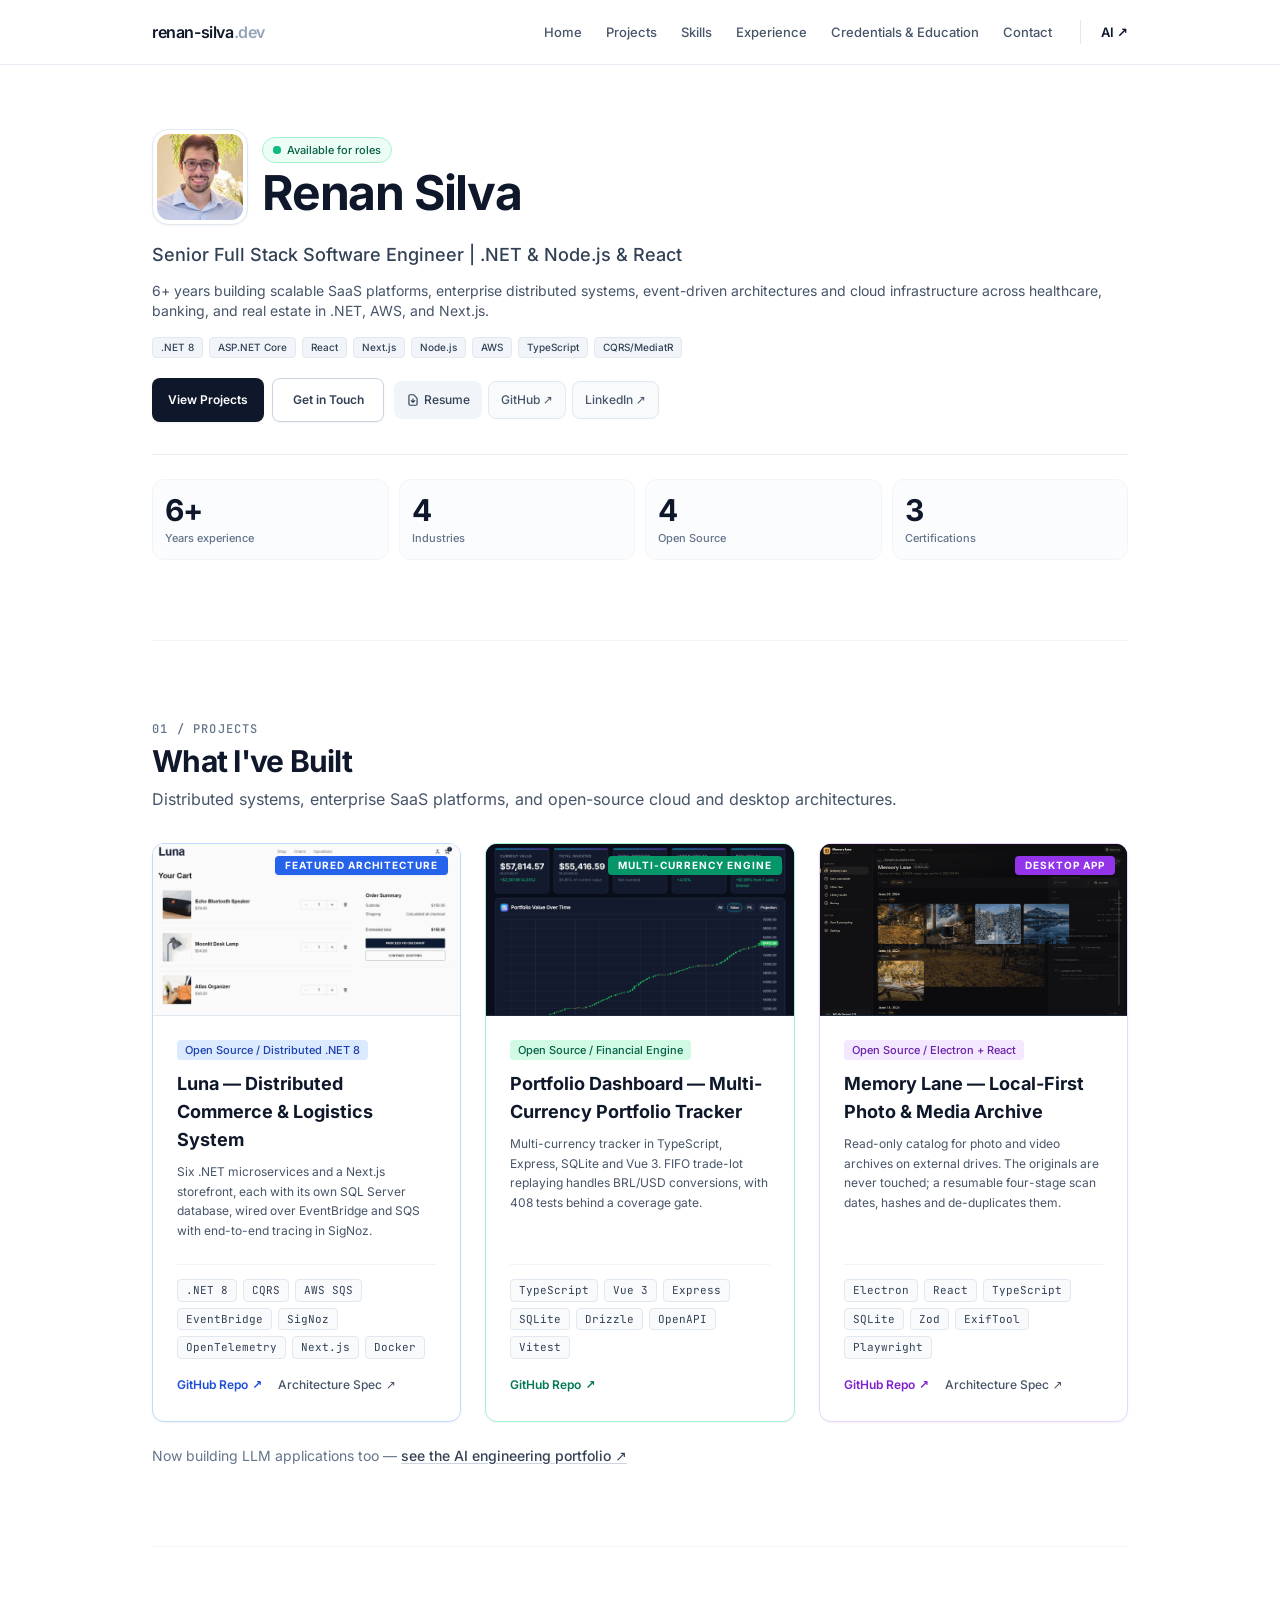
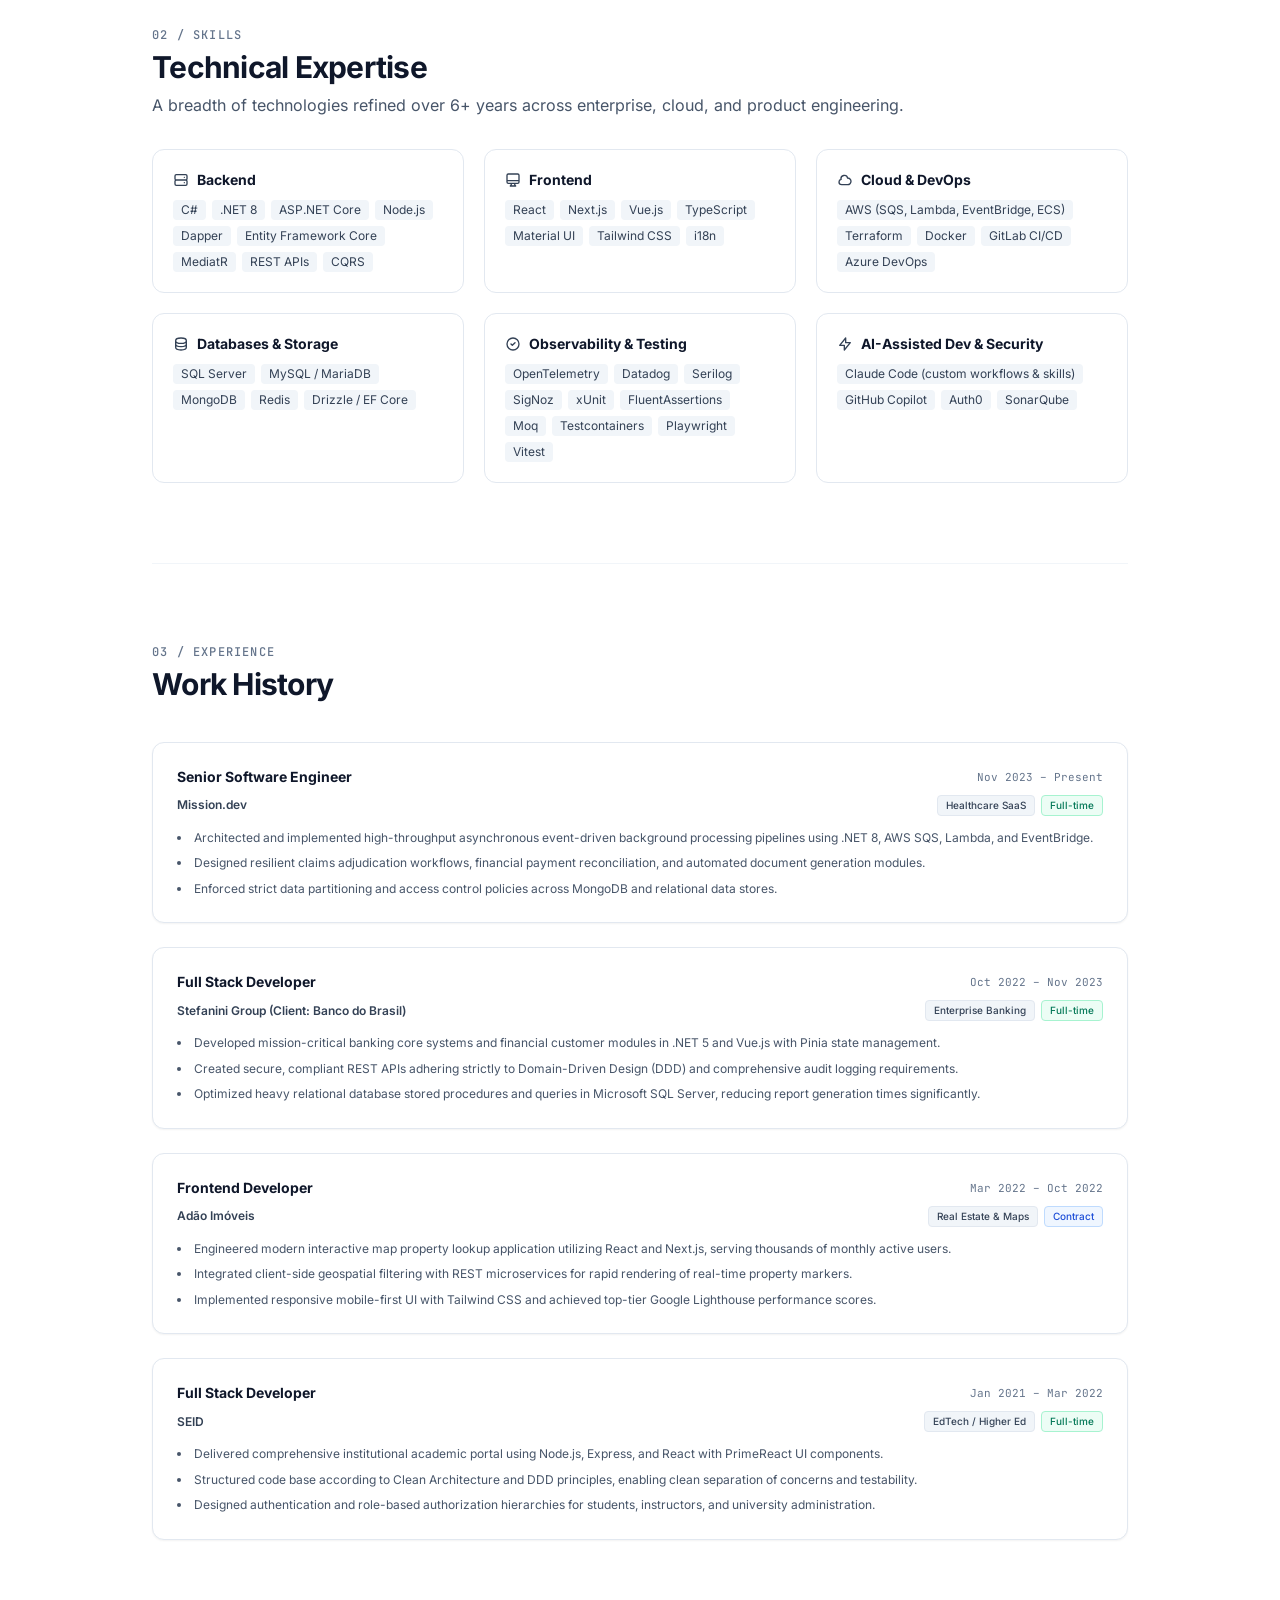
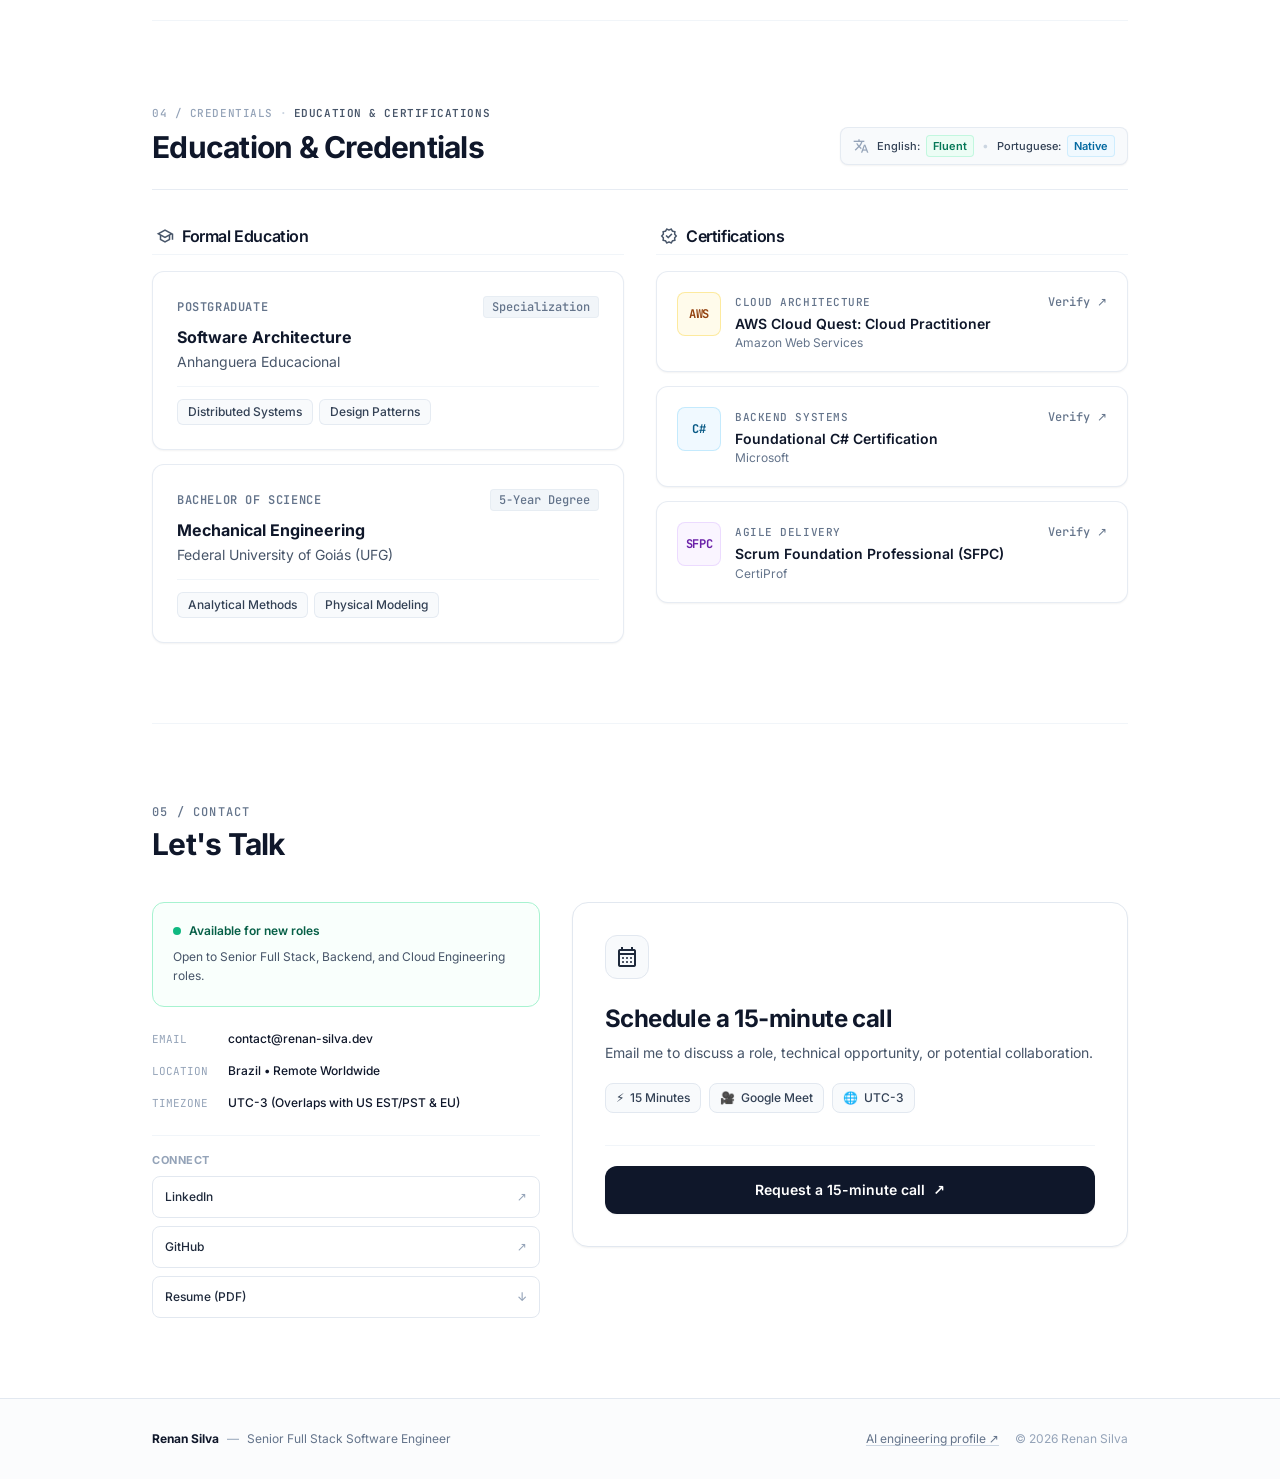
<file: index.html>
<!DOCTYPE html><html class="scroll-smooth" lang="en" style=""><head>
<meta charset="utf-8">
<meta content="width=device-width, initial-scale=1.0" name="viewport">
<!-- Generated by tools/make-favicon.mjs from assets/favicon-source.png. -->
<link href="assets/favicon.ico" rel="icon" sizes="16x16 32x32 48x48">
<link href="assets/favicon-32x32.png" rel="icon" sizes="32x32" type="image/png">
<link href="assets/apple-touch-icon.png" rel="apple-touch-icon">
<!-- Cal.com element-click embed. Loads app.cal.com/embed/embed.js, which
     renders the calendar into a modal when the CTA is clicked. The loader is
     inline because the Cal snippet requires it; there is no way to defer it
     without rewriting the snippet, and it is async at the network level, so
     it does not block rendering.

     The whole block is skipped below 768px. The mobile CTA is a plain link, so
     the 30 KB embed would be fetched by the one audience that never uses it.
     768px is Tailwind's default md breakpoint, matching the `hidden md:inline-flex`
     on the desktop button. Keep the two in step. -->
<script type="text/javascript">
  if (window.matchMedia("(min-width: 768px)").matches) {
  (function (C, A, L) { let p = function (a, ar) { a.q.push(ar); }; let d = C.document; C.Cal = C.Cal || function () { let cal = C.Cal; let ar = arguments; if (!cal.loaded) { cal.ns = {}; cal.q = cal.q || []; d.head.appendChild(d.createElement("script")).src = A; cal.loaded = true; } if (ar[0] === L) { const api = function () { p(api, arguments); }; const namespace = ar[1]; api.q = api.q || []; if(typeof namespace === "string"){cal.ns[namespace] = cal.ns[namespace] || api;p(cal.ns[namespace], ar);p(cal, ["initNamespace", namespace]);} else p(cal, ar); return;} p(cal, ar); }; })(window, "https://app.cal.com/embed/embed.js", "init");
  Cal("init", "15min", {origin:"https://app.cal.com"});
  Cal.config = Cal.config || {};
  Cal.config.forwardQueryParams = true;
  Cal.ns["15min"]("ui", {"hideEventTypeDetails":false,"layout":"month_view"});
  }
</script>
<title>Renan Silva — Senior Full Stack Software Engineer | .NET &amp; Node.js &amp; React</title>
<meta name="description" content="Senior full stack engineer with 6+ years across healthcare SaaS, enterprise banking, real estate and higher education. Three open source projects: a distributed commerce platform on .NET 8, a portfolio tracker on Node.js, and a local-first media archive for Windows.">
<!-- Tailwind is compiled from src/input.css into assets/output.css. Do not edit the generated file. -->
<link href="assets/fonts/inter-latin.woff2" as="font" type="font/woff2" rel="preload" crossorigin>
<link href="assets/output.css?v=e6c4d4d6" rel="stylesheet">
</head>
<body class="bg-white text-slate-900 selection:bg-slate-900 selection:text-white">
<!-- BEGIN: MainHeader -->
<header class="sticky top-0 z-50 backdrop-blur-md bg-white/90 border-b border-slate-200/80 transition-all duration-200"><div class="max-w-5xl mx-auto px-4 sm:px-6 h-14 sm:h-16 flex items-center justify-between"><a class="group flex items-center gap-1.5 font-bold tracking-tight text-slate-900 hover:text-slate-600 transition-colors" href="#hero"><span class="text-base font-semibold">renan-silva<span class="text-slate-400">.dev</span></span></a><nav aria-label="Main Navigation" class="hidden md:flex items-center gap-6 text-xs lg:text-[13px] font-medium text-slate-600"><a class="hover:text-slate-900 transition-colors py-1" href="#hero">Home</a><a class="hover:text-slate-900 transition-colors py-1" href="#projects">Projects</a><a class="hover:text-slate-900 transition-colors py-1" href="#skills">Skills</a><a class="hover:text-slate-900 transition-colors py-1" href="#experience">Experience</a><a class="hover:text-slate-900 transition-colors py-1" href="#certifications">Credentials &amp; Education</a><a class="hover:text-slate-900 transition-colors py-1" href="#contact">Contact</a><a class="ml-1 pl-5 border-l border-slate-200 font-semibold text-slate-900 hover:text-slate-600 transition-colors py-1" href="ai/" aria-label="AI engineering profile" title="AI engineering profile">AI <span aria-hidden="true">↗</span></a></nav><a class="md:hidden inline-flex items-center justify-center px-3.5 py-1.5 rounded-lg bg-slate-100 border border-slate-200 text-slate-700 text-xs font-semibold hover:bg-slate-200 transition-colors min-h-[40px]" href="#contact">Contact</a></div></header>
<!-- END: MainHeader -->
<!-- BEGIN: MainContent -->
<main class="max-w-5xl mx-auto px-4 sm:px-6 divide-y divide-slate-100">
<!-- BEGIN: HeroSection -->
<section class="pt-12 sm:pt-16 pb-14 sm:pb-20" id="hero"><div class="w-full flex flex-col items-start"><div class="flex flex-col sm:flex-row items-start sm:items-center gap-4 mb-4 w-full"><div class="flex items-center gap-3.5 w-full"><div class="w-20 h-20 sm:w-24 sm:h-24 rounded-2xl p-1 bg-white border border-slate-200 shadow-sm shrink-0"><div class="relative overflow-hidden rounded-xl bg-slate-100 w-full h-full"><img alt="Renan Silva" class="w-full h-full object-cover object-center" decoding="async" height="96" src="assets/portrait.jpg" width="96"></div></div><div class="flex flex-col"><div class="inline-flex items-center gap-1.5 px-2.5 py-1 rounded-full bg-emerald-50 border border-emerald-200 text-emerald-800 text-[11px] font-medium w-fit mb-1.5"><span class="relative flex h-2 w-2"><span class="animate-ping absolute inline-flex h-full w-full rounded-full bg-emerald-400 opacity-75"></span><span class="relative inline-flex rounded-full h-2 w-2 bg-emerald-500"></span></span>Available for roles</div><h1 class="text-3xl sm:text-5xl font-extrabold tracking-tight text-slate-900 leading-tight">Renan Silva</h1></div></div></div><p class="text-sm sm:text-lg font-medium text-slate-700 leading-snug">Senior Full Stack Software Engineer | .NET &amp; Node.js &amp; React</p><p class="mt-3 text-xs sm:text-sm text-slate-600 leading-relaxed">6+ years building scalable SaaS platforms, enterprise distributed systems, event-driven architectures and cloud infrastructure across healthcare, banking, and real estate in .NET, AWS, and Next.js.</p><div aria-label="Primary Tech Stack" class="mt-4 flex flex-wrap gap-1.5 w-full"><span class="px-2 py-0.5 rounded text-[10px] font-medium bg-slate-100 text-slate-700 border border-slate-200">.NET 8</span><span class="px-2 py-0.5 rounded text-[10px] font-medium bg-slate-100 text-slate-700 border border-slate-200">ASP.NET Core</span><span class="px-2 py-0.5 rounded text-[10px] font-medium bg-slate-100 text-slate-700 border border-slate-200">React</span><span class="px-2 py-0.5 rounded text-[10px] font-medium bg-slate-100 text-slate-700 border border-slate-200">Next.js</span><span class="px-2 py-0.5 rounded text-[10px] font-medium bg-slate-100 text-slate-700 border border-slate-200">Node.js</span><span class="px-2 py-0.5 rounded text-[10px] font-medium bg-slate-100 text-slate-700 border border-slate-200">AWS</span><span class="px-2 py-0.5 rounded text-[10px] font-medium bg-slate-100 text-slate-700 border border-slate-200">TypeScript</span><span class="px-2 py-0.5 rounded text-[10px] font-medium bg-slate-100 text-slate-700 border border-slate-200">CQRS/MediatR</span></div><div class="mt-5 flex flex-col sm:flex-row items-stretch sm:items-center gap-2.5 w-full"><div class="grid grid-cols-2 gap-2 w-full sm:w-auto"><a class="justify-center inline-flex items-center px-4 py-2.5 text-xs font-semibold text-white bg-slate-900 hover:bg-slate-800 rounded-lg transition-colors shadow-sm min-h-[44px]" href="#projects">View Projects</a><a class="justify-center inline-flex items-center px-4 py-2.5 text-xs font-semibold text-slate-700 bg-white border border-slate-300 hover:bg-slate-50 rounded-lg transition-colors shadow-sm min-h-[44px]" href="#contact">Get in Touch</a></div><div class="flex items-center justify-between sm:justify-start gap-1.5 w-full sm:w-auto pt-1 sm:pt-0"><a class="flex-1 sm:flex-none justify-center inline-flex items-center px-3 py-2 text-xs font-medium text-slate-700 bg-slate-100 hover:bg-slate-200 rounded-lg transition-colors min-h-[38px]" download type="application/pdf" href="assets/Renan_Silva_Resume.pdf"><svg class="w-3.5 h-3.5 mr-1" fill="none" stroke="currentColor" viewBox="0 0 24 24"><path d="M12 10v6m0 0l-3-3m3 3l3-3m2 8H7a2 2 0 01-2-2V5a2 2 0 012-2h5.586a1 1 0 01.707.293l5.414 5.414a1 1 0 01.293.707V19a2 2 0 01-2 2z" stroke-linecap="round" stroke-linejoin="round" stroke-width="2"></path></svg>Resume</a><a class="flex-1 sm:flex-none inline-flex items-center justify-center px-3 py-2 text-xs font-medium text-slate-600 bg-slate-50 hover:bg-slate-100 rounded-lg border border-slate-200 hover:text-slate-900 transition-colors min-h-[38px]" href="https://github.com/renanmoraisdasilva" rel="noopener noreferrer" target="_blank">GitHub ↗</a><a class="flex-1 sm:flex-none inline-flex items-center justify-center px-3 py-2 text-xs font-medium text-slate-600 bg-slate-50 hover:bg-slate-100 rounded-lg border border-slate-200 hover:text-slate-900 transition-colors min-h-[38px]" href="https://www.linkedin.com/in/renan-da-silva" rel="noopener noreferrer" target="_blank">LinkedIn ↗</a></div></div><div class="mt-8 grid grid-cols-2 sm:grid-cols-4 gap-2.5 pt-6 border-t border-slate-200/80 w-full"><div class="p-3 bg-slate-50/50 rounded-xl border border-slate-100"><div class="text-2xl sm:text-3xl font-bold tracking-tight text-slate-900">6+</div><div class="text-[11px] text-slate-500 font-medium mt-0.5">Years experience</div></div><div class="p-3 bg-slate-50/50 rounded-xl border border-slate-100"><div class="text-2xl sm:text-3xl font-bold tracking-tight text-slate-900">4</div><div class="text-[11px] text-slate-500 font-medium mt-0.5">Industries</div></div><div class="p-3 bg-slate-50/50 rounded-xl border border-slate-100"><div class="text-2xl sm:text-3xl font-bold tracking-tight text-slate-900">4</div><div class="text-[11px] text-slate-500 font-medium mt-0.5">Open Source</div></div><div class="p-3 bg-slate-50/50 rounded-xl border border-slate-100"><div class="text-2xl sm:text-3xl font-bold tracking-tight text-slate-900">3</div><div class="text-[11px] text-slate-500 font-medium mt-0.5">Certifications</div></div></div></div></section>
<!-- END: HeroSection -->
<!-- BEGIN: ProjectsSection -->
<section class="py-14 sm:py-20" id="projects">
<!-- Section Header -->
<div class="flex flex-col items-start mb-8">
<div class="text-xs font-mono font-medium text-slate-500 uppercase tracking-widest mb-1.5">01 / projects</div>
<h2 class="text-3xl font-bold tracking-tight text-slate-900">What I've Built</h2>
<p class="mt-2 text-sm sm:text-base text-slate-600">
          Distributed systems, enterprise SaaS platforms, and open-source cloud and desktop architectures.
        </p>
</div>
<!-- Projects Grid -->
<!-- Projects grid.
     Each card links to its own repository in three places: the preview image,
     the title, and the "GitHub Repo" text link. The Luna card also links its
     Architecture Spec to the phase 1 architecture document in that repo.
     The hero button and the contact list still point at the profile, which is
     correct: they are not about one project. -->
<div class="grid grid-cols-1 md:grid-cols-2 lg:grid-cols-3 gap-6"><!-- Card 1: Luna Distributed Commerce & Logistics --><article class="rounded-xl border border-blue-200 bg-white hover:border-blue-400 transition-all duration-200 flex flex-col justify-between shadow-sm overflow-hidden group"><div><div class="relative bg-slate-100 border-b border-slate-200 overflow-hidden aspect-[16/9]"><a class="block focus:outline-none focus-visible:ring-2 focus-visible:ring-blue-500 focus-visible:ring-offset-2" href="https://github.com/renanmoraisdasilva/luna" rel="noopener noreferrer" target="_blank"><img alt="Luna demo: storefront and Luna Ops shipment console" class="w-full h-full object-cover object-top group-hover:scale-[1.02] transition-transform duration-300" decoding="async" height="458" src="assets/luna-demo.gif" width="680"></a><div class="absolute top-3 right-3 bg-blue-600 text-white text-[10px] uppercase tracking-widest font-bold px-2.5 py-0.5 rounded shadow-sm">Featured Architecture</div></div><div class="p-4 sm:p-6"><div class="flex items-center justify-between text-xs mb-2.5"><span class="inline-flex items-center px-2 py-0.5 rounded font-medium bg-blue-100 text-blue-800 text-[11px]">Open Source / Distributed .NET 8</span></div><h3 class="text-base sm:text-lg font-bold text-slate-900 group-hover:text-blue-600 transition-colors leading-snug"><a class="focus:outline-none focus-visible:ring-2 focus-visible:ring-blue-500" href="https://github.com/renanmoraisdasilva/luna" rel="noopener noreferrer" target="_blank">Luna — Distributed Commerce &amp; Logistics System</a></h3><p class="mt-2 text-xs text-slate-600 leading-relaxed">Six .NET microservices and a Next.js storefront, each with its own SQL Server database, wired over EventBridge and SQS with end-to-end tracing in SigNoz.</p></div></div><div class="px-4 pb-4 sm:px-6 sm:pb-6 pt-0"><div class="pt-3.5 border-t border-slate-100"><div class="flex flex-wrap gap-1.5 mb-3.5"><span class="px-2 py-0.5 text-[11px] font-mono bg-slate-50 text-slate-700 rounded border border-slate-200">.NET 8</span><span class="px-2 py-0.5 text-[11px] font-mono bg-slate-50 text-slate-700 rounded border border-slate-200">CQRS</span><span class="px-2 py-0.5 text-[11px] font-mono bg-slate-50 text-slate-700 rounded border border-slate-200">AWS SQS</span><span class="px-2 py-0.5 text-[11px] font-mono bg-slate-50 text-slate-700 rounded border border-slate-200">EventBridge</span><span class="px-2 py-0.5 text-[11px] font-mono bg-slate-50 text-slate-700 rounded border border-slate-200">SigNoz</span><span class="px-2 py-0.5 text-[11px] font-mono bg-slate-50 text-slate-700 rounded border border-slate-200">OpenTelemetry</span><span class="px-2 py-0.5 text-[11px] font-mono bg-slate-50 text-slate-700 rounded border border-slate-200">Next.js</span><span class="px-2 py-0.5 text-[11px] font-mono bg-slate-50 text-slate-700 rounded border border-slate-200">Docker</span></div><div class="flex items-center gap-4 text-xs font-medium"><a class="text-blue-700 hover:text-blue-900 inline-flex items-center gap-1 font-semibold py-1" href="https://github.com/renanmoraisdasilva/luna" rel="noopener noreferrer" target="_blank">GitHub Repo <span aria-hidden="true" class="">↗</span></a><a class="text-slate-600 hover:text-slate-900 inline-flex items-center gap-1 py-1" href="https://github.com/renanmoraisdasilva/luna/blob/main/documentation/architecture.md" rel="noopener noreferrer" target="_blank">Architecture Spec <span aria-hidden="true" class="">↗</span></a></div></div></div></article><!-- Card 2: Portfolio Dashboard --><article class="rounded-xl border border-emerald-200 bg-white hover:border-emerald-400 transition-all duration-200 flex flex-col justify-between shadow-sm overflow-hidden group"><div><div class="relative bg-slate-900 border-b border-slate-800 overflow-hidden aspect-[16/9]"><a class="block focus:outline-none focus-visible:ring-2 focus-visible:ring-emerald-500 focus-visible:ring-offset-2" href="https://github.com/renanmoraisdasilva/portfolio-dashboard" rel="noopener noreferrer" target="_blank"><img alt="Portfolio Dashboard demo: live value over time, metrics and asset allocation" class="w-full h-full object-cover object-top group-hover:scale-[1.02] transition-transform duration-300" decoding="async" height="522" src="assets/portfolio-demo.gif" width="680"></a><div class="absolute top-3 right-3 bg-emerald-600 text-white text-[10px] uppercase tracking-widest font-bold px-2.5 py-0.5 rounded shadow-sm">Multi-Currency Engine</div></div><div class="p-4 sm:p-6"><div class="flex items-center justify-between text-xs mb-2.5"><span class="inline-flex items-center px-2 py-0.5 rounded font-medium bg-emerald-100 text-emerald-800 text-[11px]">Open Source / Financial Engine</span></div><h3 class="text-base sm:text-lg font-bold text-slate-900 group-hover:text-emerald-700 transition-colors leading-snug"><a class="focus:outline-none focus-visible:ring-2 focus-visible:ring-emerald-500" href="https://github.com/renanmoraisdasilva/portfolio-dashboard" rel="noopener noreferrer" target="_blank">Portfolio Dashboard — Multi-Currency Portfolio Tracker</a></h3><p class="mt-2 text-xs text-slate-600 leading-relaxed">Multi-currency tracker in TypeScript, Express, SQLite and Vue 3. FIFO trade-lot replaying handles BRL/USD conversions, with 408 tests behind a coverage gate.</p></div></div><div class="px-4 pb-4 sm:px-6 sm:pb-6 pt-0"><div class="pt-3.5 border-t border-slate-100"><div class="flex flex-wrap gap-1.5 mb-3.5"><span class="px-2 py-0.5 text-[11px] font-mono bg-slate-50 text-slate-700 rounded border border-slate-200">TypeScript</span><span class="px-2 py-0.5 text-[11px] font-mono bg-slate-50 text-slate-700 rounded border border-slate-200">Vue 3</span><span class="px-2 py-0.5 text-[11px] font-mono bg-slate-50 text-slate-700 rounded border border-slate-200">Express</span><span class="px-2 py-0.5 text-[11px] font-mono bg-slate-50 text-slate-700 rounded border border-slate-200">SQLite</span><span class="px-2 py-0.5 text-[11px] font-mono bg-slate-50 text-slate-700 rounded border border-slate-200">Drizzle</span><span class="px-2 py-0.5 text-[11px] font-mono bg-slate-50 text-slate-700 rounded border border-slate-200">OpenAPI</span><span class="px-2 py-0.5 text-[11px] font-mono bg-slate-50 text-slate-700 rounded border border-slate-200">Vitest</span></div><div class="flex items-center gap-4 text-xs font-medium"><a class="text-emerald-700 hover:text-emerald-900 inline-flex items-center gap-1 font-semibold py-1" href="https://github.com/renanmoraisdasilva/portfolio-dashboard" rel="noopener noreferrer" target="_blank">GitHub Repo <span aria-hidden="true" class="">↗</span></a></div></div></div></article><!-- Card 3: Memory Lane --><article class="rounded-xl border border-purple-200 bg-white hover:border-purple-400 transition-all duration-200 flex flex-col justify-between shadow-sm overflow-hidden group"><div><div class="relative bg-slate-900 border-b border-slate-800 overflow-hidden aspect-[16/9]"><a class="block focus:outline-none focus-visible:ring-2 focus-visible:ring-purple-500 focus-visible:ring-offset-2" href="https://github.com/renanmoraisdasilva/memory-lane" rel="noopener noreferrer" target="_blank"><img alt="Memory Lane demo: timeline, media viewer, scan dashboard, library health and settings" class="w-full h-full object-cover object-top group-hover:scale-[1.02] transition-transform duration-300" decoding="async" height="625" loading="lazy" src="assets/memory-lane-demo.gif" width="1000"></a><div class="absolute top-3 right-3 bg-purple-600 text-white text-[10px] uppercase tracking-widest font-bold px-2.5 py-0.5 rounded shadow-sm">Desktop App</div></div><div class="p-4 sm:p-6"><div class="flex items-center justify-between text-xs mb-2.5"><span class="inline-flex items-center px-2 py-0.5 rounded font-medium bg-purple-100 text-purple-800 text-[11px]">Open Source / Electron + React</span></div><h3 class="text-base sm:text-lg font-bold text-slate-900 group-hover:text-purple-700 transition-colors leading-snug"><a class="focus:outline-none focus-visible:ring-2 focus-visible:ring-purple-500" href="https://github.com/renanmoraisdasilva/memory-lane" rel="noopener noreferrer" target="_blank">Memory Lane — Local-First Photo &amp; Media Archive</a></h3><p class="mt-2 text-xs text-slate-600 leading-relaxed">Read-only catalog for photo and video archives on external drives. The originals are never touched; a resumable four-stage scan dates, hashes and de-duplicates them.</p></div></div><div class="px-4 pb-4 sm:px-6 sm:pb-6 pt-0"><div class="pt-3.5 border-t border-slate-100"><div class="flex flex-wrap gap-1.5 mb-3.5"><span class="px-2 py-0.5 text-[11px] font-mono bg-slate-50 text-slate-700 rounded border border-slate-200">Electron</span><span class="px-2 py-0.5 text-[11px] font-mono bg-slate-50 text-slate-700 rounded border border-slate-200">React</span><span class="px-2 py-0.5 text-[11px] font-mono bg-slate-50 text-slate-700 rounded border border-slate-200">TypeScript</span><span class="px-2 py-0.5 text-[11px] font-mono bg-slate-50 text-slate-700 rounded border border-slate-200">SQLite</span><span class="px-2 py-0.5 text-[11px] font-mono bg-slate-50 text-slate-700 rounded border border-slate-200">Zod</span><span class="px-2 py-0.5 text-[11px] font-mono bg-slate-50 text-slate-700 rounded border border-slate-200">ExifTool</span><span class="px-2 py-0.5 text-[11px] font-mono bg-slate-50 text-slate-700 rounded border border-slate-200">Playwright</span></div><div class="flex flex-wrap items-center gap-x-4 gap-y-1 text-xs font-medium"><a class="text-purple-700 hover:text-purple-900 inline-flex items-center gap-1 font-semibold py-1" href="https://github.com/renanmoraisdasilva/memory-lane" rel="noopener noreferrer" target="_blank">GitHub Repo <span aria-hidden="true" class="">↗</span></a><a class="text-slate-600 hover:text-slate-900 inline-flex items-center gap-1 py-1" href="https://github.com/renanmoraisdasilva/memory-lane/blob/main/docs/product/scope-and-implementation.md" rel="noopener noreferrer" target="_blank">Architecture Spec <span aria-hidden="true" class="">↗</span></a></div></div></div></article></div>
<p class="mt-6 text-xs sm:text-sm text-slate-500">
          Now building LLM applications too — <a class="font-medium text-slate-700 underline decoration-slate-300 underline-offset-2 hover:text-slate-900 hover:decoration-slate-500 transition-colors" href="ai/">see the AI engineering portfolio <span aria-hidden="true">↗</span></a>
        </p>
</section>
<!-- END: ProjectsSection -->
<!-- BEGIN: SkillsSection -->
<section class="py-14 sm:py-20" id="skills">
<!-- Section Header -->
<div class="flex flex-col items-start mb-8">
<div class="text-xs font-mono font-medium text-slate-500 uppercase tracking-widest mb-1.5">02 / skills</div>
<h2 class="text-3xl font-bold tracking-tight text-slate-900">Technical Expertise</h2>
<p class="mt-2 text-sm sm:text-base text-slate-600">
          A breadth of technologies refined over 6+ years across enterprise, cloud, and product engineering.
        </p>
</div>
<!-- 6 Categorized Skill Cards Grid -->
<div class="grid grid-cols-1 md:grid-cols-2 lg:grid-cols-3 gap-5"><!-- Card 1: Backend --><div class="p-4 sm:p-5 rounded-xl border border-slate-200 bg-white"><div class="flex items-center gap-2 mb-2.5"><svg class="w-4 h-4 text-slate-700" fill="none" stroke="currentColor" viewBox="0 0 24 24"><path d="M5 12h14M5 12a2 2 0 01-2-2V6a2 2 0 012-2h14a2 2 0 012 2v4a2 2 0 01-2 2M5 12a2 2 0 00-2 2v4a2 2 0 002 2h14a2 2 0 002-2v-4a2 2 0 00-2-2m-2-4h.01M17 16h.01" stroke-linecap="round" stroke-linejoin="round" stroke-width="2"></path></svg><h3 class="text-sm font-bold text-slate-900">Backend</h3></div><div class="flex flex-wrap gap-1.5"><span class="px-2 py-0.5 text-xs bg-slate-100 text-slate-700 rounded">C#</span><span class="px-2 py-0.5 text-xs bg-slate-100 text-slate-700 rounded">.NET 8</span><span class="px-2 py-0.5 text-xs bg-slate-100 text-slate-700 rounded">ASP.NET Core</span><span class="px-2 py-0.5 text-xs bg-slate-100 text-slate-700 rounded">Node.js</span><span class="px-2 py-0.5 text-xs bg-slate-100 text-slate-700 rounded">Dapper</span><span class="px-2 py-0.5 text-xs bg-slate-100 text-slate-700 rounded">Entity Framework Core</span><span class="px-2 py-0.5 text-xs bg-slate-100 text-slate-700 rounded">MediatR</span><span class="px-2 py-0.5 text-xs bg-slate-100 text-slate-700 rounded">REST APIs</span><span class="px-2 py-0.5 text-xs bg-slate-100 text-slate-700 rounded">CQRS</span></div></div><!-- Card 2: Frontend --><div class="p-4 sm:p-5 rounded-xl border border-slate-200 bg-white"><div class="flex items-center gap-2 mb-2.5"><svg class="w-4 h-4 text-slate-700" fill="none" stroke="currentColor" viewBox="0 0 24 24"><path d="M9.75 17L9 20l-1 1h8l-1-1-.75-3M3 13h18M5 17h14a2 2 0 002-2V5a2 2 0 00-2-2H5a2 2 0 00-2 2v10a2 2 0 002 2z" stroke-linecap="round" stroke-linejoin="round" stroke-width="2"></path></svg><h3 class="text-sm font-bold text-slate-900">Frontend</h3></div><div class="flex flex-wrap gap-1.5"><span class="px-2 py-0.5 text-xs bg-slate-100 text-slate-700 rounded">React</span><span class="px-2 py-0.5 text-xs bg-slate-100 text-slate-700 rounded">Next.js</span><span class="px-2 py-0.5 text-xs bg-slate-100 text-slate-700 rounded">Vue.js</span><span class="px-2 py-0.5 text-xs bg-slate-100 text-slate-700 rounded">TypeScript</span><span class="px-2 py-0.5 text-xs bg-slate-100 text-slate-700 rounded">Material UI</span><span class="px-2 py-0.5 text-xs bg-slate-100 text-slate-700 rounded">Tailwind CSS</span><span class="px-2 py-0.5 text-xs bg-slate-100 text-slate-700 rounded">i18n</span></div></div><!-- Card 3: Cloud & DevOps --><div class="p-4 sm:p-5 rounded-xl border border-slate-200 bg-white"><div class="flex items-center gap-2 mb-2.5"><svg class="w-4 h-4 text-slate-700" fill="none" stroke="currentColor" viewBox="0 0 24 24"><path d="M3 15a4 4 0 004 4h9a5 5 0 10-.1-9.999 5.002 5.002 0 00-9.78 2.096A4.001 4.001 0 003 15z" stroke-linecap="round" stroke-linejoin="round" stroke-width="2"></path></svg><h3 class="text-sm font-bold text-slate-900">Cloud &amp; DevOps</h3></div><div class="flex flex-wrap gap-1.5"><span class="px-2 py-0.5 text-xs bg-slate-100 text-slate-700 rounded">AWS (SQS, Lambda, EventBridge, ECS)</span><span class="px-2 py-0.5 text-xs bg-slate-100 text-slate-700 rounded">Terraform</span><span class="px-2 py-0.5 text-xs bg-slate-100 text-slate-700 rounded">Docker</span><span class="px-2 py-0.5 text-xs bg-slate-100 text-slate-700 rounded">GitLab CI/CD</span><span class="px-2 py-0.5 text-xs bg-slate-100 text-slate-700 rounded">Azure DevOps</span></div></div><!-- Card 4: Databases & Storage --><div class="p-4 sm:p-5 rounded-xl border border-slate-200 bg-white"><div class="flex items-center gap-2 mb-2.5"><svg class="w-4 h-4 text-slate-700" fill="none" stroke="currentColor" viewBox="0 0 24 24"><path d="M4 7v10c0 2.21 3.582 4 8 4s8-1.79 8-4V7M4 7c0 2.21 3.582 4 8 4s8-1.79 8-4M4 7c0-2.21 3.582-4 8-4s8 1.79 8 4m0 5c0 2.21-3.582 4-8 4s-8-1.79-8-4" stroke-linecap="round" stroke-linejoin="round" stroke-width="2"></path></svg><h3 class="text-sm font-bold text-slate-900">Databases &amp; Storage</h3></div><div class="flex flex-wrap gap-1.5"><span class="px-2 py-0.5 text-xs bg-slate-100 text-slate-700 rounded">SQL Server</span><span class="px-2 py-0.5 text-xs bg-slate-100 text-slate-700 rounded">MySQL / MariaDB</span><span class="px-2 py-0.5 text-xs bg-slate-100 text-slate-700 rounded">MongoDB</span><span class="px-2 py-0.5 text-xs bg-slate-100 text-slate-700 rounded">Redis</span><span class="px-2 py-0.5 text-xs bg-slate-100 text-slate-700 rounded">Drizzle / EF Core</span></div></div><!-- Card 5: Observability & Testing --><div class="p-4 sm:p-5 rounded-xl border border-slate-200 bg-white"><div class="flex items-center gap-2 mb-2.5"><svg class="w-4 h-4 text-slate-700" fill="none" stroke="currentColor" viewBox="0 0 24 24"><path d="M9 12l2 2 4-4m6 2a9 9 0 11-18 0 9 9 0 0118 0z" stroke-linecap="round" stroke-linejoin="round" stroke-width="2"></path></svg><h3 class="text-sm font-bold text-slate-900">Observability &amp; Testing</h3></div><div class="flex flex-wrap gap-1.5"><span class="px-2 py-0.5 text-xs bg-slate-100 text-slate-700 rounded">OpenTelemetry</span><span class="px-2 py-0.5 text-xs bg-slate-100 text-slate-700 rounded">Datadog</span><span class="px-2 py-0.5 text-xs bg-slate-100 text-slate-700 rounded">Serilog</span><span class="px-2 py-0.5 text-xs bg-slate-100 text-slate-700 rounded">SigNoz</span><span class="px-2 py-0.5 text-xs bg-slate-100 text-slate-700 rounded">xUnit</span><span class="px-2 py-0.5 text-xs bg-slate-100 text-slate-700 rounded">FluentAssertions</span><span class="px-2 py-0.5 text-xs bg-slate-100 text-slate-700 rounded">Moq</span><span class="px-2 py-0.5 text-xs bg-slate-100 text-slate-700 rounded">Testcontainers</span><span class="px-2 py-0.5 text-xs bg-slate-100 text-slate-700 rounded">Playwright</span><span class="px-2 py-0.5 text-xs bg-slate-100 text-slate-700 rounded">Vitest</span></div></div><!-- Card 6: AI-Assisted Dev & Security --><div class="p-4 sm:p-5 rounded-xl border border-slate-200 bg-white"><div class="flex items-center gap-2 mb-2.5"><svg class="w-4 h-4 text-slate-700" fill="none" stroke="currentColor" viewBox="0 0 24 24"><path d="M13 10V3L4 14h7v7l9-11h-7z" stroke-linecap="round" stroke-linejoin="round" stroke-width="2"></path></svg><h3 class="text-sm font-bold text-slate-900">AI-Assisted Dev &amp; Security</h3></div><div class="flex flex-wrap gap-1.5"><span class="px-2 py-0.5 text-xs bg-slate-100 text-slate-700 rounded">Claude Code (custom workflows &amp; skills)</span><span class="px-2 py-0.5 text-xs bg-slate-100 text-slate-700 rounded">GitHub Copilot</span><span class="px-2 py-0.5 text-xs bg-slate-100 text-slate-700 rounded">Auth0</span><span class="px-2 py-0.5 text-xs bg-slate-100 text-slate-700 rounded">SonarQube</span></div></div></div>
</section>
<!-- END: SkillsSection -->
<!-- BEGIN: ExperienceSection -->
<section class="py-14 sm:py-20" id="experience">
<!-- Section Header -->
<div class="flex flex-col items-start mb-10">
<div class="text-xs font-mono font-medium text-slate-500 uppercase tracking-widest mb-1.5">03 / experience</div>
<h2 class="text-3xl font-bold tracking-tight text-slate-900">Work History</h2>
</div>
<!-- Experience Timeline Entries -->
<div class="space-y-6"><!-- Role 1: Mission.dev --><article class="p-4 sm:p-6 rounded-xl border border-slate-200 bg-white hover:border-slate-300 transition shadow-sm"><div class="flex flex-col gap-2 mb-3"><div class="flex flex-col sm:flex-row sm:items-center sm:justify-between gap-1"><h3 class="text-sm font-bold text-slate-900">Senior Software Engineer</h3><span class="text-[11px] font-mono text-slate-500">Nov 2023 – Present</span></div><div class="flex flex-wrap items-center justify-between gap-1.5"><p class="text-xs font-semibold text-slate-700">Mission.dev</p><div class="flex items-center gap-1.5"><span class="px-2 py-0.5 rounded text-[10px] font-medium bg-slate-100 text-slate-700 border border-slate-200">Healthcare SaaS</span><span class="px-2 py-0.5 rounded text-[10px] font-medium bg-emerald-50 text-emerald-700 border border-emerald-200">Full-time</span></div></div></div><ul class="space-y-1.5 text-xs text-slate-600 list-disc list-inside leading-relaxed"><li class="">Architected and implemented high-throughput asynchronous event-driven background processing pipelines using .NET 8, AWS SQS, Lambda, and EventBridge.</li><li class="">Designed resilient claims adjudication workflows, financial payment reconciliation, and automated document generation modules.</li><li class="">Enforced strict data partitioning and access control policies across MongoDB and relational data stores.</li></ul></article><!-- Role 2: Stefanini Group --><article class="p-4 sm:p-6 rounded-xl border border-slate-200 bg-white hover:border-slate-300 transition shadow-sm"><div class="flex flex-col gap-2 mb-3"><div class="flex flex-col sm:flex-row sm:items-center sm:justify-between gap-1"><h3 class="text-sm font-bold text-slate-900">Full Stack Developer</h3><span class="text-[11px] font-mono text-slate-500">Oct 2022 – Nov 2023</span></div><div class="flex flex-wrap items-center justify-between gap-1.5"><p class="text-xs font-semibold text-slate-700">Stefanini Group (Client: Banco do Brasil)</p><div class="flex items-center gap-1.5"><span class="px-2 py-0.5 rounded text-[10px] font-medium bg-slate-100 text-slate-700 border border-slate-200">Enterprise Banking</span><span class="px-2 py-0.5 rounded text-[10px] font-medium bg-emerald-50 text-emerald-700 border border-emerald-200">Full-time</span></div></div></div><ul class="space-y-1.5 text-xs text-slate-600 list-disc list-inside leading-relaxed"><li class="">Developed mission-critical banking core systems and financial customer modules in .NET 5 and Vue.js with Pinia state management.</li><li class="">Created secure, compliant REST APIs adhering strictly to Domain-Driven Design (DDD) and comprehensive audit logging requirements.</li><li class="">Optimized heavy relational database stored procedures and queries in Microsoft SQL Server, reducing report generation times significantly.</li></ul></article><!-- Role 3: Adão Imóveis --><article class="p-4 sm:p-6 rounded-xl border border-slate-200 bg-white hover:border-slate-300 transition shadow-sm"><div class="flex flex-col gap-2 mb-3"><div class="flex flex-col sm:flex-row sm:items-center sm:justify-between gap-1"><h3 class="text-sm font-bold text-slate-900">Frontend Developer</h3><span class="text-[11px] font-mono text-slate-500">Mar 2022 – Oct 2022</span></div><div class="flex flex-wrap items-center justify-between gap-1.5"><p class="text-xs font-semibold text-slate-700">Adão Imóveis</p><div class="flex items-center gap-1.5"><span class="px-2 py-0.5 rounded text-[10px] font-medium bg-slate-100 text-slate-700 border border-slate-200">Real Estate &amp; Maps</span><span class="px-2 py-0.5 rounded text-[10px] font-medium bg-blue-50 text-blue-700 border border-blue-200">Contract</span></div></div></div><ul class="space-y-1.5 text-xs text-slate-600 list-disc list-inside leading-relaxed"><li class="">Engineered modern interactive map property lookup application utilizing React and Next.js, serving thousands of monthly active users.</li><li class="">Integrated client-side geospatial filtering with REST microservices for rapid rendering of real-time property markers.</li><li class="">Implemented responsive mobile-first UI with Tailwind CSS and achieved top-tier Google Lighthouse performance scores.</li></ul></article><!-- Role 4: SEID --><article class="p-4 sm:p-6 rounded-xl border border-slate-200 bg-white hover:border-slate-300 transition shadow-sm"><div class="flex flex-col gap-2 mb-3"><div class="flex flex-col sm:flex-row sm:items-center sm:justify-between gap-1"><h3 class="text-sm font-bold text-slate-900">Full Stack Developer</h3><span class="text-[11px] font-mono text-slate-500">Jan 2021 – Mar 2022</span></div><div class="flex flex-wrap items-center justify-between gap-1.5"><p class="text-xs font-semibold text-slate-700">SEID</p><div class="flex items-center gap-1.5"><span class="px-2 py-0.5 rounded text-[10px] font-medium bg-slate-100 text-slate-700 border border-slate-200">EdTech / Higher Ed</span><span class="px-2 py-0.5 rounded text-[10px] font-medium bg-emerald-50 text-emerald-700 border border-emerald-200">Full-time</span></div></div></div><ul class="space-y-1.5 text-xs text-slate-600 list-disc list-inside leading-relaxed"><li class="">Delivered comprehensive institutional academic portal using Node.js, Express, and React with PrimeReact UI components.</li><li class="">Structured code base according to Clean Architecture and DDD principles, enabling clean separation of concerns and testability.</li><li class="">Designed authentication and role-based authorization hierarchies for students, instructors, and university administration.</li></ul></article></div>
<!-- Education & Languages Subsection -->
</section>
<!-- END: ExperienceSection -->
<!-- BEGIN: CertificationsSection -->
<section class="py-14 sm:py-20" id="certifications"><!-- Section Header with Language Proficiency Pill --><div class="flex flex-col sm:flex-row sm:items-end justify-between gap-3 border-b border-slate-200/80 pb-6 mb-8"><div class="space-y-1 w-full"><div class="flex items-center gap-2"><span class="font-mono text-[11px] tracking-wider text-slate-400 font-medium">04 / CREDENTIALS</span><span class="text-slate-300">·</span><span class="font-mono text-[11px] tracking-wider text-slate-600 font-semibold">EDUCATION &amp; CERTIFICATIONS</span></div><h2 class="text-3xl font-bold tracking-tight text-slate-900">Education &amp; Credentials</h2></div><div class="inline-flex items-center gap-2 bg-slate-50 px-3 py-1.5 rounded-lg border border-slate-200/80 text-xs shadow-sm w-fit"><span class="material-symbols-outlined text-slate-400 text-base">translate</span><div class="flex items-center gap-1.5"><span class="font-medium text-slate-700 text-[11px]">English:</span><span class="font-semibold text-emerald-700 bg-emerald-50 px-1.5 py-0.5 rounded border border-emerald-200/60 text-[11px]">Fluent</span></div><span class="text-slate-300">•</span><div class="flex items-center gap-1.5"><span class="font-medium text-slate-700 text-[11px]">Portuguese:</span><span class="font-semibold text-sky-700 bg-sky-50 px-1.5 py-0.5 rounded border border-sky-200/60 text-[11px]">Native</span></div></div></div><!-- Dual Column Layout: Left (Formal Education) vs Right (Certifications) --><div class="grid grid-cols-1 md:grid-cols-2 gap-6 sm:gap-8 items-start"><!-- LEFT COLUMN: Formal Education --><div class="space-y-4"><div class="flex items-center gap-2 px-1 pb-1 border-b border-slate-100"><span class="material-symbols-outlined text-slate-600 text-lg">school</span><h3 class="text-base font-semibold text-slate-900 tracking-tight">Formal Education</h3></div><div class="space-y-3.5"><!-- Card 1: Postgraduate --><div class="bg-white p-4 sm:p-6 rounded-xl border border-slate-200/80 shadow-sm hover:shadow-md transition-all"><div class="flex items-center justify-between gap-2 mb-2"><span class="font-mono text-xs uppercase tracking-wider font-semibold text-slate-500">Postgraduate</span><span class="font-mono text-xs font-medium text-slate-500 bg-slate-100 px-2 py-0.5 rounded border border-slate-200/60">Specialization</span></div><h4 class="text-base font-bold text-slate-900 leading-snug">Software Architecture</h4><p class="text-sm text-slate-600 mt-1 mb-3.5">Anhanguera Educacional</p><div class="pt-3 border-t border-slate-100 flex flex-wrap items-center gap-1.5"><span class="text-xs font-medium text-slate-700 bg-slate-50 border border-slate-200/80 px-2.5 py-1 rounded-md">Distributed Systems</span><span class="text-xs font-medium text-slate-700 bg-slate-50 border border-slate-200/80 px-2.5 py-1 rounded-md">Design Patterns</span></div></div><!-- Card 2: Bachelor of Science --><div class="bg-white p-4 sm:p-6 rounded-xl border border-slate-200/80 shadow-sm hover:shadow-md transition-all"><div class="flex items-center justify-between gap-2 mb-2"><span class="font-mono text-xs uppercase tracking-wider font-semibold text-slate-500">Bachelor of Science</span><span class="font-mono text-xs font-medium text-slate-500 bg-slate-100 px-2 py-0.5 rounded border border-slate-200/60">5-Year Degree</span></div><h4 class="text-base font-bold text-slate-900 leading-snug">Mechanical Engineering</h4><p class="text-sm text-slate-600 mt-1 mb-3.5">Federal University of Goiás (UFG)</p><div class="pt-3 border-t border-slate-100 flex flex-wrap items-center gap-1.5"><span class="text-xs font-medium text-slate-700 bg-slate-50 border border-slate-200/80 px-2.5 py-1 rounded-md">Analytical Methods</span><span class="text-xs font-medium text-slate-700 bg-slate-50 border border-slate-200/80 px-2.5 py-1 rounded-md">Physical Modeling</span></div></div></div></div><!-- RIGHT COLUMN: Certifications --><div class="space-y-4"><div class="flex items-center gap-2 px-1 pb-1 border-b border-slate-100"><span class="material-symbols-outlined text-slate-600 text-lg">verified</span><h3 class="text-base font-semibold text-slate-900 tracking-tight">Certifications</h3></div><div class="space-y-3.5"><!-- Cert Card 1: AWS --><div class="group bg-white p-4 sm:p-5 rounded-xl border border-slate-200/80 shadow-sm hover:shadow-md transition-all flex items-start gap-3.5"><div class="w-11 h-11 rounded-lg bg-amber-50 border border-amber-200/80 flex items-center justify-center shrink-0"><span class="font-mono text-xs font-bold text-amber-800 tracking-tight">AWS</span></div><div class="flex-1 min-w-0"><div class="flex items-center justify-between gap-2"><span class="font-mono text-[11px] uppercase tracking-wider font-medium text-slate-500">Cloud Architecture</span><a class="font-mono text-xs font-medium text-slate-500 hover:text-slate-900 group-hover:translate-x-0.5 transition-all inline-flex items-center gap-0.5 py-0.5" href="https://www.credly.com/badges/687895ba-424d-44b9-9d48-febb5d4afd2e/linked_in_profile" rel="noopener noreferrer" target="_blank">Verify ↗</a></div><h4 class="text-sm font-semibold text-slate-900 mt-0.5 leading-snug">AWS Cloud Quest: Cloud Practitioner</h4><p class="text-xs text-slate-500 mt-0.5">Amazon Web Services</p></div></div><!-- Cert Card 2: C# --><div class="group bg-white p-4 sm:p-5 rounded-xl border border-slate-200/80 shadow-sm hover:shadow-md transition-all flex items-start gap-3.5"><div class="w-11 h-11 rounded-lg bg-sky-50 border border-sky-200/80 flex items-center justify-center shrink-0"><span class="font-mono text-xs font-bold text-sky-800 tracking-tight">C#</span></div><div class="flex-1 min-w-0"><div class="flex items-center justify-between gap-2"><span class="font-mono text-[11px] uppercase tracking-wider font-medium text-slate-500">Backend Systems</span><a class="font-mono text-xs font-medium text-slate-500 hover:text-slate-900 group-hover:translate-x-0.5 transition-all inline-flex items-center gap-0.5 py-0.5" href="https://www.freecodecamp.org/certification/RenanMorais/foundational-c-sharp-with-microsoft" rel="noopener noreferrer" target="_blank">Verify ↗</a></div><h4 class="text-sm font-semibold text-slate-900 mt-0.5 leading-snug">Foundational C# Certification</h4><p class="text-xs text-slate-500 mt-0.5">Microsoft</p></div></div><!-- Cert Card 3: SFPC --><div class="group bg-white p-4 sm:p-5 rounded-xl border border-slate-200/80 shadow-sm hover:shadow-md transition-all flex items-start gap-3.5"><div class="w-11 h-11 rounded-lg bg-purple-50 border border-purple-200/80 flex items-center justify-center shrink-0"><span class="font-mono text-xs font-bold text-purple-800 tracking-tight">SFPC</span></div><div class="flex-1 min-w-0"><div class="flex items-center justify-between gap-2"><span class="font-mono text-[11px] uppercase tracking-wider font-medium text-slate-500">Agile Delivery</span><a class="font-mono text-xs font-medium text-slate-500 hover:text-slate-900 group-hover:translate-x-0.5 transition-all inline-flex items-center gap-0.5 py-0.5" href="https://certificates.easy-lms.com/exam/session/63f16f13-7d66-4797-9c61-f8f4aa8804bb" rel="noopener noreferrer" target="_blank">Verify ↗</a></div><h4 class="text-sm font-semibold text-slate-900 mt-0.5 leading-snug">Scrum Foundation Professional (SFPC)</h4><p class="text-xs text-slate-500 mt-0.5">CertiProf</p></div></div></div></div></div></section>
<!-- END: CertificationsSection -->
<!-- BEGIN: ContactSection -->
<section class="py-14 sm:py-20" id="contact">
<!-- Section Header -->
<div class="flex flex-col items-start mb-10">
<div class="text-xs font-mono font-medium text-slate-500 uppercase tracking-widest mb-1.5">05 / contact</div>
<h2 class="text-3xl font-bold tracking-tight text-slate-900">Let's Talk</h2>
</div>
<!-- Two Column Layout: Info vs Form -->
<div class="grid grid-cols-1 lg:grid-cols-12 gap-8 items-start">
<!-- Left: Details & Availability -->
<div class="lg:col-span-5 space-y-6">
<div class="p-5 rounded-xl border border-emerald-200 bg-emerald-50/30">
<div class="flex items-center gap-2 text-xs font-semibold text-emerald-800">
<span class="h-2 w-2 rounded-full bg-emerald-500"></span>
              Available for new roles
            </div>
<p class="text-xs text-slate-600 mt-2 leading-relaxed">
              Open to Senior Full Stack, Backend, and Cloud Engineering roles.</p>
</div>
<div class="space-y-4 text-xs">
<div class="flex items-start gap-3">
<span class="text-slate-400 font-mono text-[11px] w-16">EMAIL</span>
<a class="font-medium text-slate-900 hover:text-blue-600 transition" href="mailto:contact@renan-silva.dev">contact@renan-silva.dev</a>
</div>
<div class="flex items-start gap-3">
<span class="text-slate-400 font-mono text-[11px] w-16">LOCATION</span>
<span class="font-medium text-slate-900">Brazil • Remote Worldwide</span>
</div>
<div class="flex items-start gap-3">
<span class="text-slate-400 font-mono text-[11px] w-16">TIMEZONE</span>
<span class="font-medium text-slate-900">UTC-3 (Overlaps with US EST/PST &amp; EU)</span>
</div>
</div>
<div class="pt-4 border-t border-slate-100 flex flex-col gap-2">
<span class="text-[11px] font-bold uppercase tracking-wider text-slate-400">Connect</span>
<div class="flex flex-col gap-2">
<a class="flex items-center justify-between p-3 rounded-lg border border-slate-200 hover:border-slate-300 text-xs font-medium text-slate-800 hover:bg-slate-50 transition" href="https://www.linkedin.com/in/renan-da-silva" rel="noopener noreferrer" target="_blank">
<span class="">LinkedIn</span>
<span class="text-slate-400">↗</span>
</a>
<a class="flex items-center justify-between p-3 rounded-lg border border-slate-200 hover:border-slate-300 text-xs font-medium text-slate-800 hover:bg-slate-50 transition" href="https://github.com/renanmoraisdasilva" rel="noopener noreferrer" target="_blank">
<span class="">GitHub</span>
<span class="text-slate-400">↗</span>
</a>
<a class="flex items-center justify-between p-3 rounded-lg border border-slate-200 hover:border-slate-300 text-xs font-medium text-slate-800 hover:bg-slate-50 transition" download type="application/pdf" href="assets/Renan_Silva_Resume.pdf">
<span class="">Resume (PDF)</span>
<span class="text-slate-400">↓</span>
</a>
</div>
</div>
</div>
<!-- Right: Interactive Contact Form -->
<div class="lg:col-span-7 bg-white p-5 sm:p-8 rounded-2xl border border-slate-200 shadow-sm flex flex-col justify-between"><div><div class="flex items-center justify-between gap-3 mb-4 sm:mb-6"><div class="w-10 h-10 sm:w-11 sm:h-11 rounded-xl bg-slate-50 border border-slate-200 flex items-center justify-center text-slate-800"><span class="material-symbols-outlined text-2xl">calendar_month</span></div></div><h3 class="text-xl sm:text-2xl font-bold tracking-tight text-slate-900 mb-2">Schedule a 15-minute call</h3><p class="text-xs sm:text-sm text-slate-600 leading-relaxed mb-5">Email me to discuss a role, technical opportunity, or potential collaboration.</p><div class="flex flex-wrap gap-2 mb-6 sm:mb-8"><span class="inline-flex items-center gap-1.5 px-2.5 py-1.5 rounded-lg text-xs font-medium bg-slate-50 text-slate-700 border border-slate-200"><span class="">⚡</span> 15 Minutes</span><span class="inline-flex items-center gap-1.5 px-2.5 py-1.5 rounded-lg text-xs font-medium bg-slate-50 text-slate-700 border border-slate-200"><span class="">🎥</span> Google Meet</span><span class="inline-flex items-center gap-1.5 px-2.5 py-1.5 rounded-lg text-xs font-medium bg-slate-50 text-slate-700 border border-slate-200"><span class="">🌐</span> UTC-3</span></div></div><div class="pt-5 border-t border-slate-100 flex flex-col gap-3"><!-- Booking CTA, split by viewport with CSS only. No JavaScript decides
     which one is live, so there is nothing to fall out of sync.

     Mobile (below md): a plain link to the booking page. Cal's modal is
     unreliable in a small viewport, so it is not used there at all.

     Desktop (md and up): the Cal.com modal, via element-click embed. This is a
     <button>, not an <a href>, because embed.js does not call preventDefault()
     on the click it intercepts, so any href is followed by the browser on top
     of the modal opening. An anchor to the booking page opened a stray cal.com
     tab; an anchor to mailto: opened an email client. A button has no default
     navigation, so the modal is the only outcome.

     The event is named in three places that must agree: the href below, the
     data-cal-link here, and the Cal("init", ...) call in the head. -->
<a class="md:hidden w-full inline-flex items-center justify-center gap-2 px-5 py-3.5 min-h-[48px] rounded-xl bg-slate-900 text-white text-xs sm:text-sm font-semibold hover:bg-slate-800 transition shadow-sm" href="https://cal.com/renan-da-silva-wjwt21/15min" rel="noopener noreferrer" target="_blank">Request a 15-minute call <span aria-hidden="true" class="">↗</span></a>
<button class="hidden md:inline-flex w-full items-center justify-center gap-2 px-5 py-3.5 min-h-[48px] rounded-xl bg-slate-900 text-white text-xs sm:text-sm font-semibold hover:bg-slate-800 transition shadow-sm" data-cal-config='{"layout":"month_view","useSlotsViewOnSmallScreen":"true"}' data-cal-link="renan-da-silva-wjwt21/15min" data-cal-namespace="15min" type="button">Request a 15-minute call <span aria-hidden="true" class="">↗</span></button></div></div>
</div>
</section>
<!-- END: ContactSection -->
</main>
<!-- END: MainContent -->
<!-- BEGIN: MainFooter -->
<footer class="border-t border-slate-200 bg-slate-50/50 py-8 text-xs text-slate-500"><div class="max-w-5xl mx-auto px-4 sm:px-6 flex flex-col sm:flex-row items-center justify-between gap-3 text-center sm:text-left"><div class="flex flex-col sm:flex-row items-center gap-1.5 sm:gap-2"><span class="font-bold text-slate-900">Renan Silva</span><span class="hidden sm:inline text-slate-400">—</span><span class="text-slate-500 text-[11px] sm:text-xs">Senior Full Stack Software Engineer</span></div><div class="flex flex-col sm:flex-row items-center gap-1.5 sm:gap-4"><a class="text-slate-500 hover:text-slate-900 transition-colors text-[11px] sm:text-xs underline decoration-slate-300 underline-offset-2" href="ai/">AI engineering profile <span aria-hidden="true">↗</span></a><span class="text-slate-400 text-[11px] sm:text-xs">© 2026 Renan Silva</span></div></div></footer>
<!-- END: MainFooter -->


</body></html>
</file>
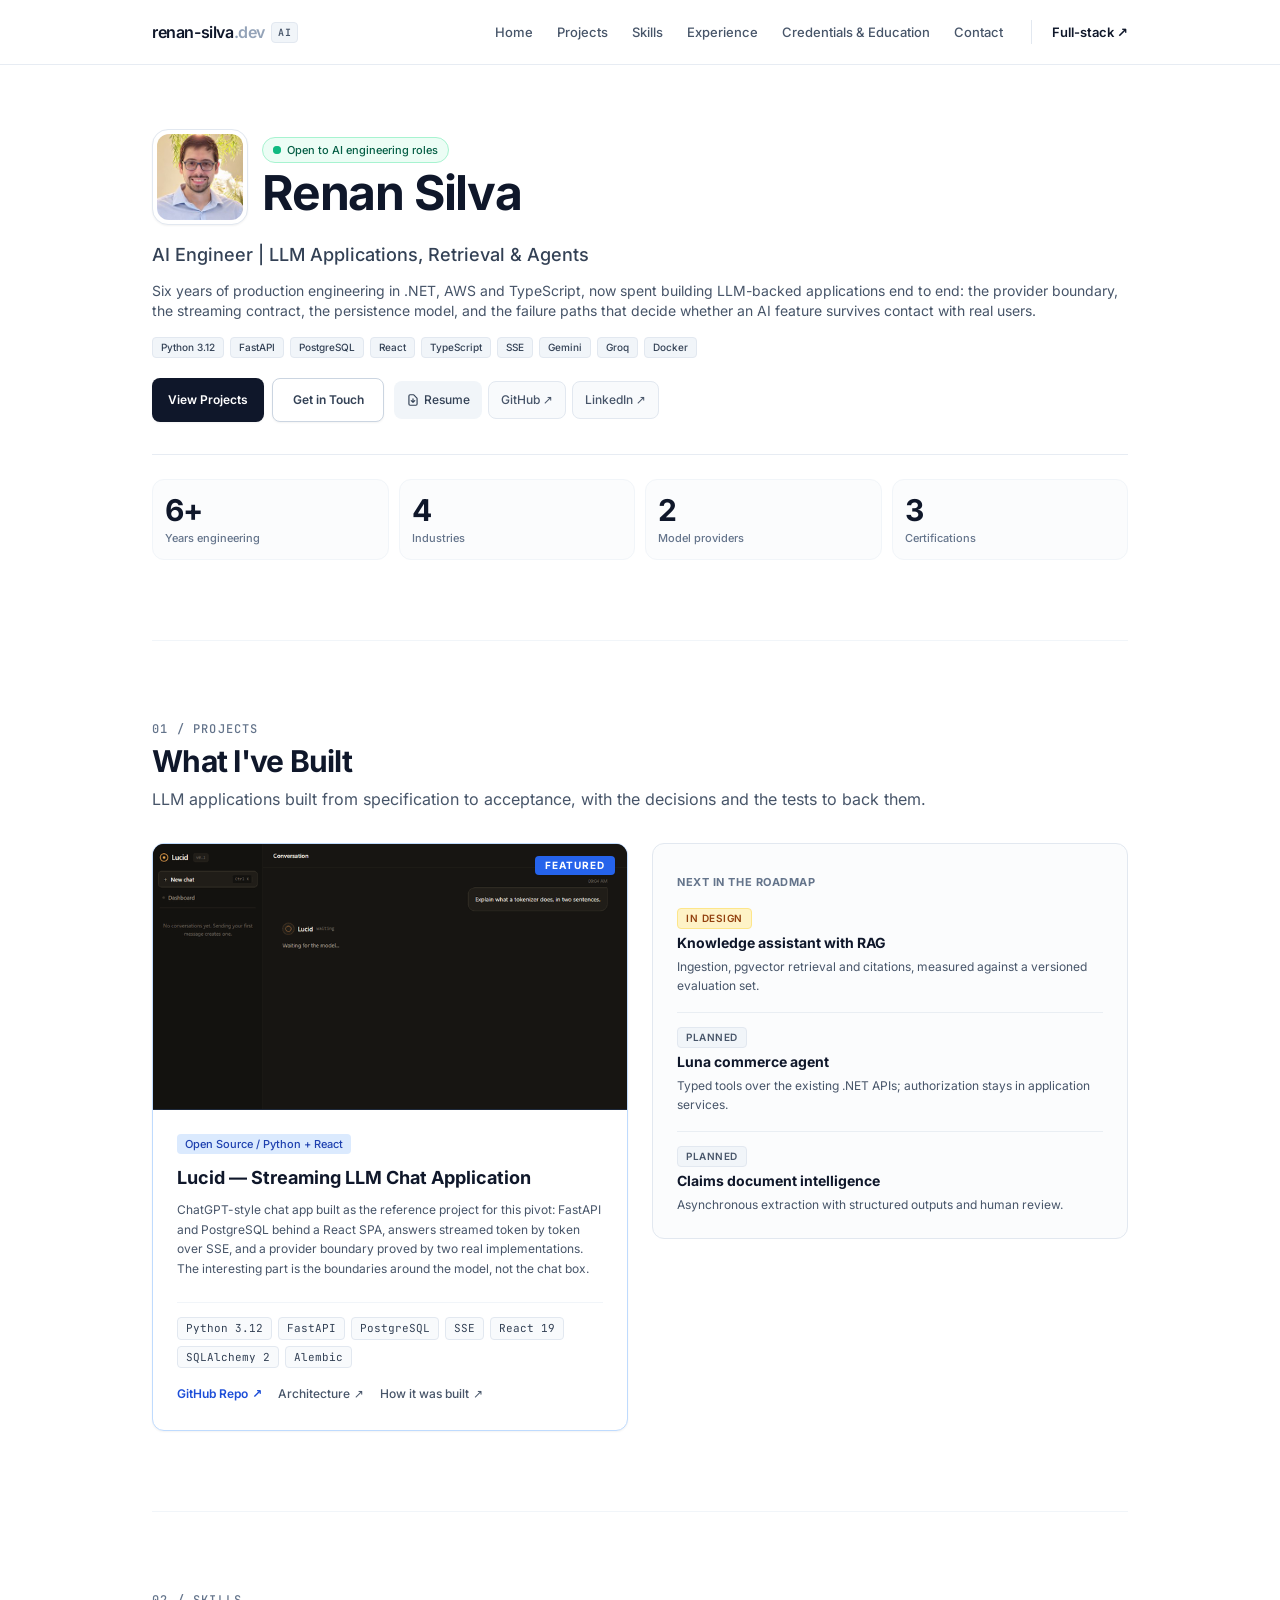
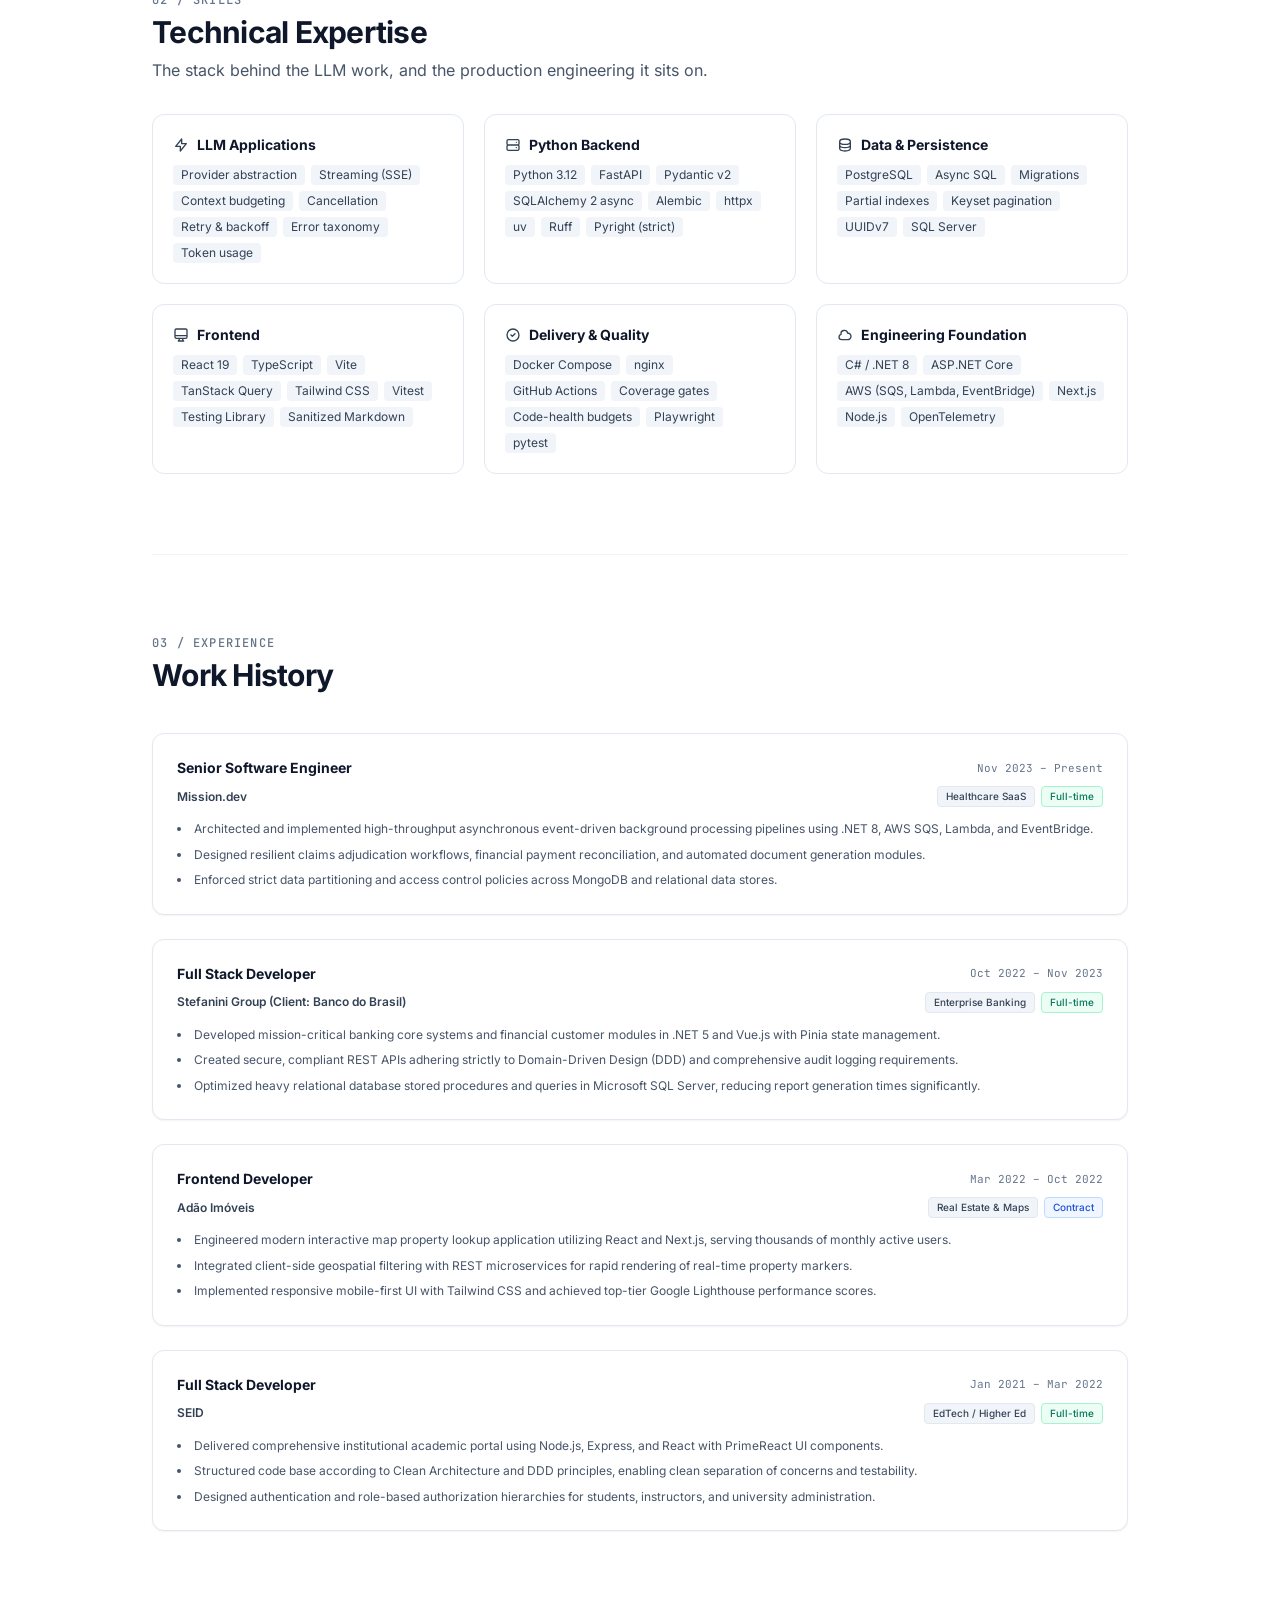
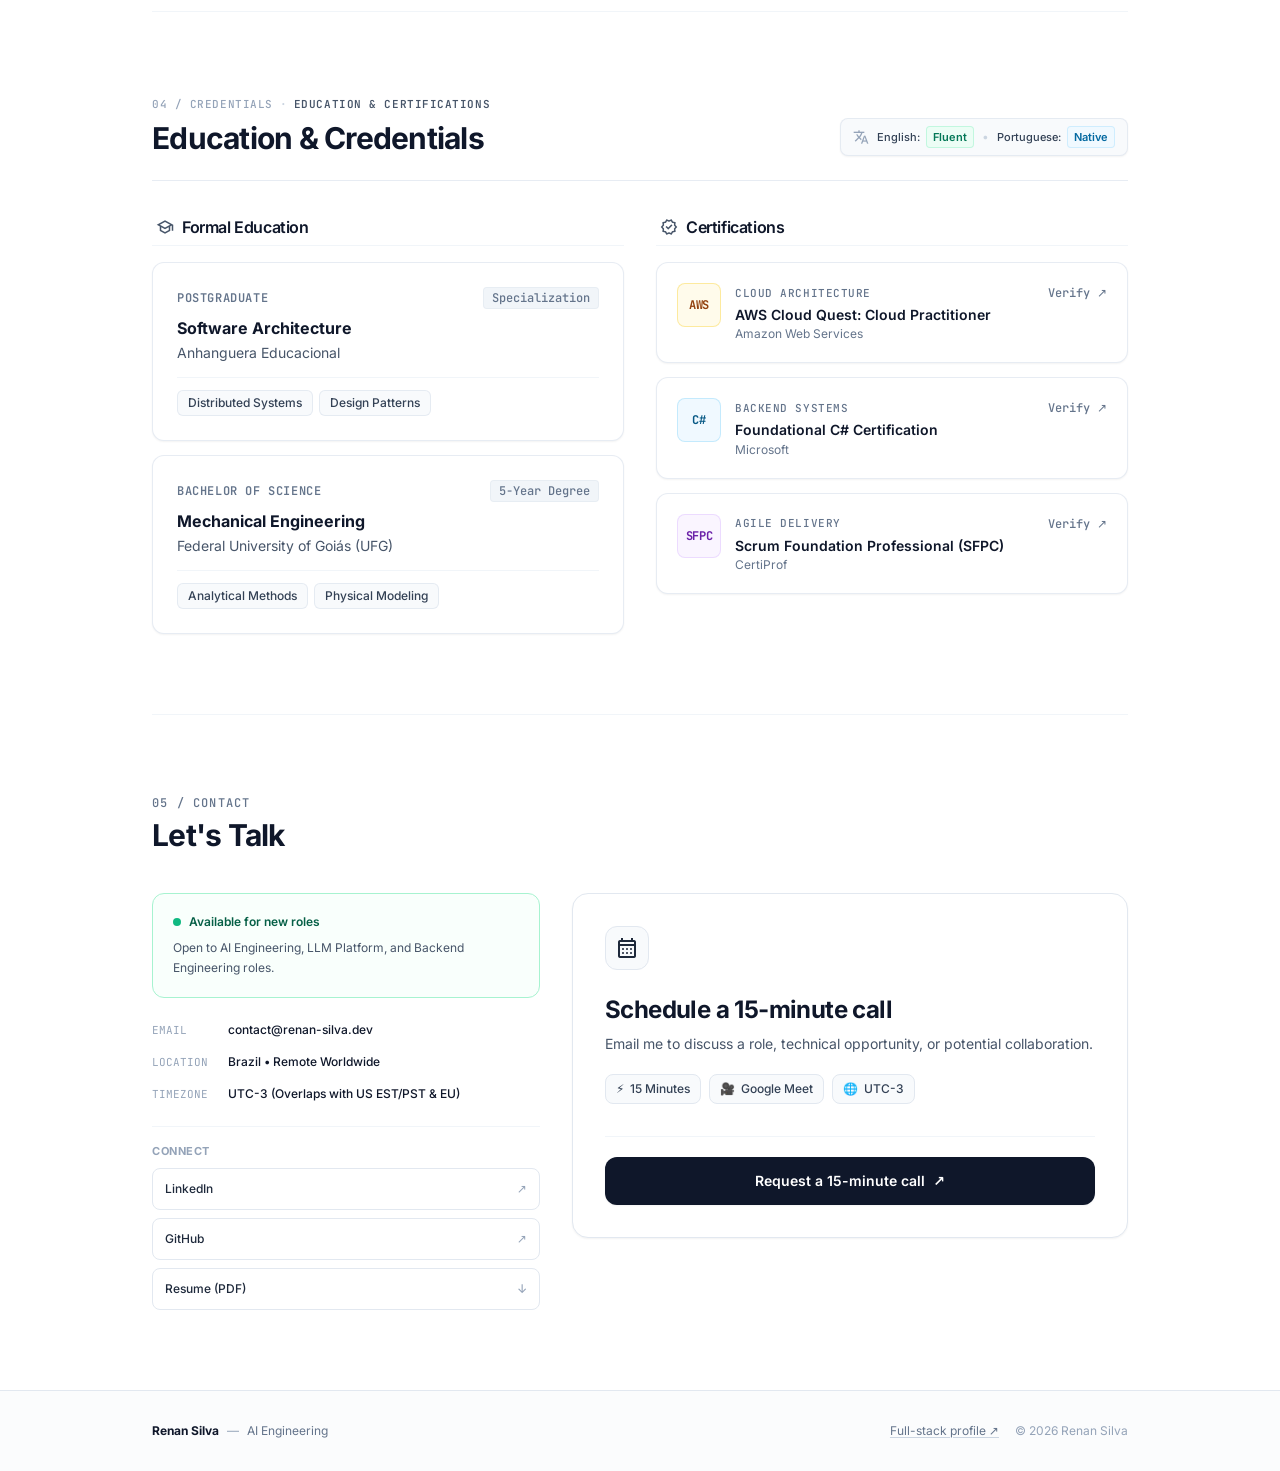
<file: ai/index.html>
<!DOCTYPE html><html class="scroll-smooth" lang="en">
<head>
<meta charset="utf-8">
<meta content="width=device-width, initial-scale=1.0" name="viewport">
<!-- Generated by tools/make-favicon.mjs from assets/favicon-source.png. -->
<link href="../assets/favicon.ico" rel="icon" sizes="16x16 32x32 48x48">
<link href="../assets/favicon-32x32.png" rel="icon" sizes="32x32" type="image/png">
<link href="../assets/apple-touch-icon.png" rel="apple-touch-icon">
<!-- Cal.com element-click embed, shared with the full-stack page. Loads
     app.cal.com/embed/embed.js, which renders the calendar into a modal when the
     CTA is clicked. The whole block is skipped below 768px; the mobile CTA is a
     plain link. 768px must stay in step with the `hidden md:inline-flex` on the
     desktop button in the contact section. -->
<script type="text/javascript">
  if (window.matchMedia("(min-width: 768px)").matches) {
  (function (C, A, L) { let p = function (a, ar) { a.q.push(ar); }; let d = C.document; C.Cal = C.Cal || function () { let cal = C.Cal; let ar = arguments; if (!cal.loaded) { cal.ns = {}; cal.q = cal.q || []; d.head.appendChild(d.createElement("script")).src = A; cal.loaded = true; } if (ar[0] === L) { const api = function () { p(api, arguments); }; const namespace = ar[1]; api.q = api.q || []; if(typeof namespace === "string"){cal.ns[namespace] = cal.ns[namespace] || api;p(cal.ns[namespace], ar);p(cal, ["initNamespace", namespace]);} else p(cal, ar); return;} p(cal, ar); }; })(window, "https://app.cal.com/embed/embed.js", "init");
  Cal("init", "15min", {origin:"https://app.cal.com"});
  Cal.config = Cal.config || {};
  Cal.config.forwardQueryParams = true;
  Cal.ns["15min"]("ui", {"hideEventTypeDetails":false,"layout":"month_view"});
  }
</script>
<title>Renan Silva — AI Engineering | LLM Applications, Retrieval &amp; Agents</title>
<meta name="description" content="Software engineer building LLM-backed applications end to end: provider boundaries, SSE streaming, conversation persistence, failure semantics and the tests behind them. Featured project: Lucid, a ChatGPT-style chat application in FastAPI, PostgreSQL and React.">
<!-- The full-stack page is the primary profile on the bare domain; this page is
     a deliberate second entry point, so it declares itself rather than competing. -->
<link rel="canonical" href="https://renan-silva.dev/ai/">
<!-- Tailwind is compiled from src/input.css into assets/output.css. Do not edit the generated file. -->
<link href="../assets/fonts/inter-latin.woff2" as="font" type="font/woff2" rel="preload" crossorigin>
<link href="../assets/output.css?v=e6c4d4d6" rel="stylesheet">
</head>
<body class="bg-white text-slate-900 selection:bg-slate-900 selection:text-white">
<!-- BEGIN: MainHeader -->
<header class="sticky top-0 z-50 backdrop-blur-md bg-white/90 border-b border-slate-200/80 transition-all duration-200">
<div class="max-w-5xl mx-auto px-4 sm:px-6 h-14 sm:h-16 flex items-center justify-between">
<a class="group flex items-center gap-1.5 font-bold tracking-tight text-slate-900 hover:text-slate-600 transition-colors" href="#hero">
<span class="text-base font-semibold">renan-silva<span class="text-slate-400">.dev</span></span>
<span class="text-[10px] font-mono font-semibold uppercase tracking-wider text-slate-600 bg-slate-100 border border-slate-200 rounded px-1.5 py-0.5">AI</span>
</a>
<!-- The cross-link is in the nav at lg and up only. The six section links plus a
     seventh label do not fit between 768px and 1024px without wrapping, so that
     range keeps the compact header instead. -->
<nav aria-label="Main Navigation" class="hidden lg:flex items-center gap-6 text-xs lg:text-[13px] font-medium text-slate-600">
<a class="hover:text-slate-900 transition-colors py-1" href="#hero">Home</a>
<a class="hover:text-slate-900 transition-colors py-1" href="#projects">Projects</a>
<a class="hover:text-slate-900 transition-colors py-1" href="#skills">Skills</a>
<a class="hover:text-slate-900 transition-colors py-1" href="#experience">Experience</a>
<a class="hover:text-slate-900 transition-colors py-1" href="#certifications">Credentials &amp; Education</a>
<a class="hover:text-slate-900 transition-colors py-1" href="#contact">Contact</a>
<a class="ml-1 pl-5 border-l border-slate-200 font-semibold text-slate-900 hover:text-slate-600 transition-colors py-1" href="../">Full-stack <span aria-hidden="true">↗</span></a>
</nav>
<a class="lg:hidden inline-flex items-center justify-center px-3.5 py-1.5 rounded-lg bg-slate-100 border border-slate-200 text-slate-700 text-xs font-semibold hover:bg-slate-200 transition-colors min-h-[40px]" href="#contact">Contact</a>
</div>
</header>
<!-- END: MainHeader -->
<!-- BEGIN: MainContent -->
<main class="max-w-5xl mx-auto px-4 sm:px-6 divide-y divide-slate-100">
<!-- BEGIN: HeroSection -->
<section class="pt-12 sm:pt-16 pb-14 sm:pb-20" id="hero">
<div class="w-full flex flex-col items-start">
<div class="flex flex-col sm:flex-row items-start sm:items-center gap-4 mb-4 w-full">
<div class="flex items-center gap-3.5 w-full">
<div class="w-20 h-20 sm:w-24 sm:h-24 rounded-2xl p-1 bg-white border border-slate-200 shadow-sm shrink-0">
<div class="relative overflow-hidden rounded-xl bg-slate-100 w-full h-full">
<img alt="Renan Silva" class="w-full h-full object-cover object-center" decoding="async" height="96" src="../assets/portrait.jpg" width="96">
</div>
</div>
<div class="flex flex-col">
<div class="inline-flex items-center gap-1.5 px-2.5 py-1 rounded-full bg-emerald-50 border border-emerald-200 text-emerald-800 text-[11px] font-medium w-fit mb-1.5">
<span class="relative flex h-2 w-2"><span class="animate-ping absolute inline-flex h-full w-full rounded-full bg-emerald-400 opacity-75"></span><span class="relative inline-flex rounded-full h-2 w-2 bg-emerald-500"></span></span>Open to AI engineering roles</div>
<h1 class="text-3xl sm:text-5xl font-extrabold tracking-tight text-slate-900 leading-tight">Renan Silva</h1>
</div>
</div>
</div>
<p class="text-sm sm:text-lg font-medium text-slate-700 leading-snug">AI Engineer | LLM Applications, Retrieval &amp; Agents</p>
<p class="mt-3 text-xs sm:text-sm text-slate-600 leading-relaxed">Six years of production engineering in .NET, AWS and TypeScript, now spent building LLM-backed applications end to end: the provider boundary, the streaming contract, the persistence model, and the failure paths that decide whether an AI feature survives contact with real users.</p>
<div aria-label="Primary Tech Stack" class="mt-4 flex flex-wrap gap-1.5 w-full">
<span class="px-2 py-0.5 rounded text-[10px] font-medium bg-slate-100 text-slate-700 border border-slate-200">Python 3.12</span>
<span class="px-2 py-0.5 rounded text-[10px] font-medium bg-slate-100 text-slate-700 border border-slate-200">FastAPI</span>
<span class="px-2 py-0.5 rounded text-[10px] font-medium bg-slate-100 text-slate-700 border border-slate-200">PostgreSQL</span>
<span class="px-2 py-0.5 rounded text-[10px] font-medium bg-slate-100 text-slate-700 border border-slate-200">React</span>
<span class="px-2 py-0.5 rounded text-[10px] font-medium bg-slate-100 text-slate-700 border border-slate-200">TypeScript</span>
<span class="px-2 py-0.5 rounded text-[10px] font-medium bg-slate-100 text-slate-700 border border-slate-200">SSE</span>
<span class="px-2 py-0.5 rounded text-[10px] font-medium bg-slate-100 text-slate-700 border border-slate-200">Gemini</span>
<span class="px-2 py-0.5 rounded text-[10px] font-medium bg-slate-100 text-slate-700 border border-slate-200">Groq</span>
<span class="px-2 py-0.5 rounded text-[10px] font-medium bg-slate-100 text-slate-700 border border-slate-200">Docker</span>
</div>
<div class="mt-5 flex flex-col sm:flex-row items-stretch sm:items-center gap-2.5 w-full">
<div class="grid grid-cols-2 gap-2 w-full sm:w-auto">
<a class="justify-center inline-flex items-center px-4 py-2.5 text-xs font-semibold text-white bg-slate-900 hover:bg-slate-800 rounded-lg transition-colors shadow-sm min-h-[44px]" href="#projects">View Projects</a>
<a class="justify-center inline-flex items-center px-4 py-2.5 text-xs font-semibold text-slate-700 bg-white border border-slate-300 hover:bg-slate-50 rounded-lg transition-colors shadow-sm min-h-[44px]" href="#contact">Get in Touch</a>
</div>
<div class="flex items-center justify-between sm:justify-start gap-1.5 w-full sm:w-auto pt-1 sm:pt-0">
<a class="flex-1 sm:flex-none justify-center inline-flex items-center px-3 py-2 text-xs font-medium text-slate-700 bg-slate-100 hover:bg-slate-200 rounded-lg transition-colors min-h-[38px]" download type="application/pdf" href="../assets/Renan_Silva_Resume.pdf"><svg class="w-3.5 h-3.5 mr-1" fill="none" stroke="currentColor" viewBox="0 0 24 24"><path d="M12 10v6m0 0l-3-3m3 3l3-3m2 8H7a2 2 0 01-2-2V5a2 2 0 012-2h5.586a1 1 0 01.707.293l5.414 5.414a1 1 0 01.293.707V19a2 2 0 01-2 2z" stroke-linecap="round" stroke-linejoin="round" stroke-width="2"></path></svg>Resume</a>
<a class="flex-1 sm:flex-none inline-flex items-center justify-center px-3 py-2 text-xs font-medium text-slate-600 bg-slate-50 hover:bg-slate-100 rounded-lg border border-slate-200 hover:text-slate-900 transition-colors min-h-[38px]" href="https://github.com/renanmoraisdasilva" rel="noopener noreferrer" target="_blank">GitHub ↗</a>
<a class="flex-1 sm:flex-none inline-flex items-center justify-center px-3 py-2 text-xs font-medium text-slate-600 bg-slate-50 hover:bg-slate-100 rounded-lg border border-slate-200 hover:text-slate-900 transition-colors min-h-[38px]" href="https://www.linkedin.com/in/renan-da-silva" rel="noopener noreferrer" target="_blank">LinkedIn ↗</a>
</div>
</div>
<div class="mt-8 grid grid-cols-2 sm:grid-cols-4 gap-2.5 pt-6 border-t border-slate-200/80 w-full">
<div class="p-3 bg-slate-50/50 rounded-xl border border-slate-100">
<div class="text-2xl sm:text-3xl font-bold tracking-tight text-slate-900">6+</div>
<div class="text-[11px] text-slate-500 font-medium mt-0.5">Years engineering</div>
</div>
<div class="p-3 bg-slate-50/50 rounded-xl border border-slate-100">
<div class="text-2xl sm:text-3xl font-bold tracking-tight text-slate-900">4</div>
<div class="text-[11px] text-slate-500 font-medium mt-0.5">Industries</div>
</div>
<div class="p-3 bg-slate-50/50 rounded-xl border border-slate-100">
<div class="text-2xl sm:text-3xl font-bold tracking-tight text-slate-900">2</div>
<div class="text-[11px] text-slate-500 font-medium mt-0.5">Model providers</div>
</div>
<div class="p-3 bg-slate-50/50 rounded-xl border border-slate-100">
<div class="text-2xl sm:text-3xl font-bold tracking-tight text-slate-900">3</div>
<div class="text-[11px] text-slate-500 font-medium mt-0.5">Certifications</div>
</div>
</div>
</div>
</section>
<!-- END: HeroSection -->
<!-- BEGIN: ProjectsSection -->
<section class="py-14 sm:py-20" id="projects">
<div class="flex flex-col items-start mb-8">
<div class="text-xs font-mono font-medium text-slate-500 uppercase tracking-widest mb-1.5">01 / projects</div>
<h2 class="text-3xl font-bold tracking-tight text-slate-900">What I've Built</h2>
<p class="mt-2 text-sm sm:text-base text-slate-600">LLM applications built from specification to acceptance, with the decisions and the tests to back them.</p>
</div>
<!-- One project card and one roadmap card, side by side, so the grid keeps the
     same weight as the full-stack page. The card says what Lucid is; the
     documentation links carry the depth. -->
<div class="grid grid-cols-1 md:grid-cols-2 gap-6 items-start">
<!-- Card 1: Lucid -->
<article class="rounded-xl border border-blue-200 bg-white hover:border-blue-400 transition-all duration-200 flex flex-col justify-between shadow-sm overflow-hidden group">
<div>
<div class="relative bg-slate-900 border-b border-slate-800 overflow-hidden aspect-[16/9]">
<a class="block focus:outline-none focus-visible:ring-2 focus-visible:ring-blue-500 focus-visible:ring-offset-2" href="https://github.com/renanmoraisdasilva/lucid" rel="noopener noreferrer" target="_blank">
<img alt="Lucid demo: streamed reply with Markdown, code highlighting, model picker and conversation sidebar" class="w-full h-full object-cover object-top group-hover:scale-[1.02] transition-transform duration-300" decoding="async" height="522" loading="lazy" src="../assets/lucid-demo.gif" width="680">
</a>
<div class="absolute top-3 right-3 bg-blue-600 text-white text-[10px] uppercase tracking-widest font-bold px-2.5 py-0.5 rounded shadow-sm">Featured</div>
</div>
<div class="p-4 sm:p-6">
<div class="flex items-center justify-between text-xs mb-2.5">
<span class="inline-flex items-center px-2 py-0.5 rounded font-medium bg-blue-100 text-blue-800 text-[11px]">Open Source / Python + React</span>
</div>
<h3 class="text-base sm:text-lg font-bold text-slate-900 group-hover:text-blue-600 transition-colors leading-snug">
<a class="focus:outline-none focus-visible:ring-2 focus-visible:ring-blue-500" href="https://github.com/renanmoraisdasilva/lucid" rel="noopener noreferrer" target="_blank">Lucid — Streaming LLM Chat Application</a>
</h3>
<p class="mt-2 text-xs text-slate-600 leading-relaxed">ChatGPT-style chat app built as the reference project for this pivot: FastAPI and PostgreSQL behind a React SPA, answers streamed token by token over SSE, and a provider boundary proved by two real implementations. The interesting part is the boundaries around the model, not the chat box.</p>
</div>
</div>
<div class="px-4 pb-4 sm:px-6 sm:pb-6 pt-0">
<div class="pt-3.5 border-t border-slate-100">
<div class="flex flex-wrap gap-1.5 mb-3.5">
<span class="px-2 py-0.5 text-[11px] font-mono bg-slate-50 text-slate-700 rounded border border-slate-200">Python 3.12</span>
<span class="px-2 py-0.5 text-[11px] font-mono bg-slate-50 text-slate-700 rounded border border-slate-200">FastAPI</span>
<span class="px-2 py-0.5 text-[11px] font-mono bg-slate-50 text-slate-700 rounded border border-slate-200">PostgreSQL</span>
<span class="px-2 py-0.5 text-[11px] font-mono bg-slate-50 text-slate-700 rounded border border-slate-200">SSE</span>
<span class="px-2 py-0.5 text-[11px] font-mono bg-slate-50 text-slate-700 rounded border border-slate-200">React 19</span>
<span class="px-2 py-0.5 text-[11px] font-mono bg-slate-50 text-slate-700 rounded border border-slate-200">SQLAlchemy 2</span>
<span class="px-2 py-0.5 text-[11px] font-mono bg-slate-50 text-slate-700 rounded border border-slate-200">Alembic</span>
</div>
<div class="flex flex-wrap items-center gap-x-4 gap-y-1 text-xs font-medium">
<a class="text-blue-700 hover:text-blue-900 inline-flex items-center gap-1 font-semibold py-1" href="https://github.com/renanmoraisdasilva/lucid" rel="noopener noreferrer" target="_blank">GitHub Repo <span aria-hidden="true">↗</span></a>
<a class="text-slate-600 hover:text-slate-900 inline-flex items-center gap-1 py-1" href="https://github.com/renanmoraisdasilva/lucid/blob/main/docs/architecture.md" rel="noopener noreferrer" target="_blank">Architecture <span aria-hidden="true">↗</span></a>
<a class="text-slate-600 hover:text-slate-900 inline-flex items-center gap-1 py-1" href="https://github.com/renanmoraisdasilva/lucid/blob/main/docs/how-it-was-built.md" rel="noopener noreferrer" target="_blank">How it was built <span aria-hidden="true">↗</span></a>
</div>
</div>
</div>
</article>
<!-- Card 2: roadmap. Deliberately a sibling card rather than a strip: it keeps
     the grid balanced and never claims work that does not exist yet. -->
<div class="rounded-xl border border-slate-200 bg-slate-50/60 flex flex-col p-4 sm:p-6">
<div class="mb-4">
<span class="text-[11px] font-bold uppercase tracking-wider text-slate-500">Next in the roadmap</span>
</div>
<div class="flex-1 flex flex-col justify-between gap-4">
<div>
<div class="flex items-center gap-1.5 mb-1"><span class="px-2 py-0.5 rounded text-[10px] font-semibold uppercase tracking-wider bg-amber-100 text-amber-800 border border-amber-200">In design</span></div>
<h4 class="text-sm font-bold text-slate-900">Knowledge assistant with RAG</h4>
<p class="mt-1 text-xs text-slate-600 leading-relaxed">Ingestion, pgvector retrieval and citations, measured against a versioned evaluation set.</p>
</div>
<div class="pt-3.5 border-t border-slate-200/70">
<div class="flex items-center gap-1.5 mb-1"><span class="px-2 py-0.5 rounded text-[10px] font-semibold uppercase tracking-wider bg-slate-100 text-slate-600 border border-slate-200">Planned</span></div>
<h4 class="text-sm font-bold text-slate-900">Luna commerce agent</h4>
<p class="mt-1 text-xs text-slate-600 leading-relaxed">Typed tools over the existing .NET APIs; authorization stays in application services.</p>
</div>
<div class="pt-3.5 border-t border-slate-200/70">
<div class="flex items-center gap-1.5 mb-1"><span class="px-2 py-0.5 rounded text-[10px] font-semibold uppercase tracking-wider bg-slate-100 text-slate-600 border border-slate-200">Planned</span></div>
<h4 class="text-sm font-bold text-slate-900">Claims document intelligence</h4>
<p class="mt-1 text-xs text-slate-600 leading-relaxed">Asynchronous extraction with structured outputs and human review.</p>
</div>
</div>
</div>
</div>
</section>
<!-- END: ProjectsSection -->
<!-- BEGIN: SkillsSection -->
<section class="py-14 sm:py-20" id="skills">
<div class="flex flex-col items-start mb-8">
<div class="text-xs font-mono font-medium text-slate-500 uppercase tracking-widest mb-1.5">02 / skills</div>
<h2 class="text-3xl font-bold tracking-tight text-slate-900">Technical Expertise</h2>
<p class="mt-2 text-sm sm:text-base text-slate-600">The stack behind the LLM work, and the production engineering it sits on.</p>
</div>
<div class="grid grid-cols-1 md:grid-cols-2 lg:grid-cols-3 gap-5">
<div class="p-4 sm:p-5 rounded-xl border border-slate-200 bg-white">
<div class="flex items-center gap-2 mb-2.5">
<svg class="w-4 h-4 text-slate-700" fill="none" stroke="currentColor" viewBox="0 0 24 24"><path d="M13 10V3L4 14h7v7l9-11h-7z" stroke-linecap="round" stroke-linejoin="round" stroke-width="2"></path></svg>
<h3 class="text-sm font-bold text-slate-900">LLM Applications</h3>
</div>
<div class="flex flex-wrap gap-1.5">
<span class="px-2 py-0.5 text-xs bg-slate-100 text-slate-700 rounded">Provider abstraction</span>
<span class="px-2 py-0.5 text-xs bg-slate-100 text-slate-700 rounded">Streaming (SSE)</span>
<span class="px-2 py-0.5 text-xs bg-slate-100 text-slate-700 rounded">Context budgeting</span>
<span class="px-2 py-0.5 text-xs bg-slate-100 text-slate-700 rounded">Cancellation</span>
<span class="px-2 py-0.5 text-xs bg-slate-100 text-slate-700 rounded">Retry &amp; backoff</span>
<span class="px-2 py-0.5 text-xs bg-slate-100 text-slate-700 rounded">Error taxonomy</span>
<span class="px-2 py-0.5 text-xs bg-slate-100 text-slate-700 rounded">Token usage</span>
</div>
</div>
<div class="p-4 sm:p-5 rounded-xl border border-slate-200 bg-white">
<div class="flex items-center gap-2 mb-2.5">
<svg class="w-4 h-4 text-slate-700" fill="none" stroke="currentColor" viewBox="0 0 24 24"><path d="M5 12h14M5 12a2 2 0 01-2-2V6a2 2 0 012-2h14a2 2 0 012 2v4a2 2 0 01-2 2M5 12a2 2 0 00-2 2v4a2 2 0 002 2h14a2 2 0 002-2v-4a2 2 0 00-2-2m-2-4h.01M17 16h.01" stroke-linecap="round" stroke-linejoin="round" stroke-width="2"></path></svg>
<h3 class="text-sm font-bold text-slate-900">Python Backend</h3>
</div>
<div class="flex flex-wrap gap-1.5">
<span class="px-2 py-0.5 text-xs bg-slate-100 text-slate-700 rounded">Python 3.12</span>
<span class="px-2 py-0.5 text-xs bg-slate-100 text-slate-700 rounded">FastAPI</span>
<span class="px-2 py-0.5 text-xs bg-slate-100 text-slate-700 rounded">Pydantic v2</span>
<span class="px-2 py-0.5 text-xs bg-slate-100 text-slate-700 rounded">SQLAlchemy 2 async</span>
<span class="px-2 py-0.5 text-xs bg-slate-100 text-slate-700 rounded">Alembic</span>
<span class="px-2 py-0.5 text-xs bg-slate-100 text-slate-700 rounded">httpx</span>
<span class="px-2 py-0.5 text-xs bg-slate-100 text-slate-700 rounded">uv</span>
<span class="px-2 py-0.5 text-xs bg-slate-100 text-slate-700 rounded">Ruff</span>
<span class="px-2 py-0.5 text-xs bg-slate-100 text-slate-700 rounded">Pyright (strict)</span>
</div>
</div>
<div class="p-4 sm:p-5 rounded-xl border border-slate-200 bg-white">
<div class="flex items-center gap-2 mb-2.5">
<svg class="w-4 h-4 text-slate-700" fill="none" stroke="currentColor" viewBox="0 0 24 24"><path d="M4 7v10c0 2.21 3.582 4 8 4s8-1.79 8-4V7M4 7c0 2.21 3.582 4 8 4s8-1.79 8-4M4 7c0-2.21 3.582-4 8-4s8 1.79 8 4m0 5c0 2.21-3.582 4-8 4s-8-1.79-8-4" stroke-linecap="round" stroke-linejoin="round" stroke-width="2"></path></svg>
<h3 class="text-sm font-bold text-slate-900">Data &amp; Persistence</h3>
</div>
<div class="flex flex-wrap gap-1.5">
<span class="px-2 py-0.5 text-xs bg-slate-100 text-slate-700 rounded">PostgreSQL</span>
<span class="px-2 py-0.5 text-xs bg-slate-100 text-slate-700 rounded">Async SQL</span>
<span class="px-2 py-0.5 text-xs bg-slate-100 text-slate-700 rounded">Migrations</span>
<span class="px-2 py-0.5 text-xs bg-slate-100 text-slate-700 rounded">Partial indexes</span>
<span class="px-2 py-0.5 text-xs bg-slate-100 text-slate-700 rounded">Keyset pagination</span>
<span class="px-2 py-0.5 text-xs bg-slate-100 text-slate-700 rounded">UUIDv7</span>
<span class="px-2 py-0.5 text-xs bg-slate-100 text-slate-700 rounded">SQL Server</span>
</div>
</div>
<div class="p-4 sm:p-5 rounded-xl border border-slate-200 bg-white">
<div class="flex items-center gap-2 mb-2.5">
<svg class="w-4 h-4 text-slate-700" fill="none" stroke="currentColor" viewBox="0 0 24 24"><path d="M9.75 17L9 20l-1 1h8l-1-1-.75-3M3 13h18M5 17h14a2 2 0 002-2V5a2 2 0 00-2-2H5a2 2 0 00-2 2v10a2 2 0 002 2z" stroke-linecap="round" stroke-linejoin="round" stroke-width="2"></path></svg>
<h3 class="text-sm font-bold text-slate-900">Frontend</h3>
</div>
<div class="flex flex-wrap gap-1.5">
<span class="px-2 py-0.5 text-xs bg-slate-100 text-slate-700 rounded">React 19</span>
<span class="px-2 py-0.5 text-xs bg-slate-100 text-slate-700 rounded">TypeScript</span>
<span class="px-2 py-0.5 text-xs bg-slate-100 text-slate-700 rounded">Vite</span>
<span class="px-2 py-0.5 text-xs bg-slate-100 text-slate-700 rounded">TanStack Query</span>
<span class="px-2 py-0.5 text-xs bg-slate-100 text-slate-700 rounded">Tailwind CSS</span>
<span class="px-2 py-0.5 text-xs bg-slate-100 text-slate-700 rounded">Vitest</span>
<span class="px-2 py-0.5 text-xs bg-slate-100 text-slate-700 rounded">Testing Library</span>
<span class="px-2 py-0.5 text-xs bg-slate-100 text-slate-700 rounded">Sanitized Markdown</span>
</div>
</div>
<div class="p-4 sm:p-5 rounded-xl border border-slate-200 bg-white">
<div class="flex items-center gap-2 mb-2.5">
<svg class="w-4 h-4 text-slate-700" fill="none" stroke="currentColor" viewBox="0 0 24 24"><path d="M9 12l2 2 4-4m6 2a9 9 0 11-18 0 9 9 0 0118 0z" stroke-linecap="round" stroke-linejoin="round" stroke-width="2"></path></svg>
<h3 class="text-sm font-bold text-slate-900">Delivery &amp; Quality</h3>
</div>
<div class="flex flex-wrap gap-1.5">
<span class="px-2 py-0.5 text-xs bg-slate-100 text-slate-700 rounded">Docker Compose</span>
<span class="px-2 py-0.5 text-xs bg-slate-100 text-slate-700 rounded">nginx</span>
<span class="px-2 py-0.5 text-xs bg-slate-100 text-slate-700 rounded">GitHub Actions</span>
<span class="px-2 py-0.5 text-xs bg-slate-100 text-slate-700 rounded">Coverage gates</span>
<span class="px-2 py-0.5 text-xs bg-slate-100 text-slate-700 rounded">Code-health budgets</span>
<span class="px-2 py-0.5 text-xs bg-slate-100 text-slate-700 rounded">Playwright</span>
<span class="px-2 py-0.5 text-xs bg-slate-100 text-slate-700 rounded">pytest</span>
</div>
</div>
<div class="p-4 sm:p-5 rounded-xl border border-slate-200 bg-white">
<div class="flex items-center gap-2 mb-2.5">
<svg class="w-4 h-4 text-slate-700" fill="none" stroke="currentColor" viewBox="0 0 24 24"><path d="M3 15a4 4 0 004 4h9a5 5 0 10-.1-9.999 5.002 5.002 0 00-9.78 2.096A4.001 4.001 0 003 15z" stroke-linecap="round" stroke-linejoin="round" stroke-width="2"></path></svg>
<h3 class="text-sm font-bold text-slate-900">Engineering Foundation</h3>
</div>
<div class="flex flex-wrap gap-1.5">
<span class="px-2 py-0.5 text-xs bg-slate-100 text-slate-700 rounded">C# / .NET 8</span>
<span class="px-2 py-0.5 text-xs bg-slate-100 text-slate-700 rounded">ASP.NET Core</span>
<span class="px-2 py-0.5 text-xs bg-slate-100 text-slate-700 rounded">AWS (SQS, Lambda, EventBridge)</span>
<span class="px-2 py-0.5 text-xs bg-slate-100 text-slate-700 rounded">Next.js</span>
<span class="px-2 py-0.5 text-xs bg-slate-100 text-slate-700 rounded">Node.js</span>
<span class="px-2 py-0.5 text-xs bg-slate-100 text-slate-700 rounded">OpenTelemetry</span>
</div>
</div>
</div>
</section>
<!-- END: SkillsSection -->
<!-- BEGIN: ExperienceSection -->
<section class="py-14 sm:py-20" id="experience">
<!-- Section Header -->
<div class="flex flex-col items-start mb-10">
<div class="text-xs font-mono font-medium text-slate-500 uppercase tracking-widest mb-1.5">03 / experience</div>
<h2 class="text-3xl font-bold tracking-tight text-slate-900">Work History</h2>
</div>
<!-- Experience Timeline Entries -->
<div class="space-y-6"><!-- Role 1: Mission.dev --><article class="p-4 sm:p-6 rounded-xl border border-slate-200 bg-white hover:border-slate-300 transition shadow-sm"><div class="flex flex-col gap-2 mb-3"><div class="flex flex-col sm:flex-row sm:items-center sm:justify-between gap-1"><h3 class="text-sm font-bold text-slate-900">Senior Software Engineer</h3><span class="text-[11px] font-mono text-slate-500">Nov 2023 – Present</span></div><div class="flex flex-wrap items-center justify-between gap-1.5"><p class="text-xs font-semibold text-slate-700">Mission.dev</p><div class="flex items-center gap-1.5"><span class="px-2 py-0.5 rounded text-[10px] font-medium bg-slate-100 text-slate-700 border border-slate-200">Healthcare SaaS</span><span class="px-2 py-0.5 rounded text-[10px] font-medium bg-emerald-50 text-emerald-700 border border-emerald-200">Full-time</span></div></div></div><ul class="space-y-1.5 text-xs text-slate-600 list-disc list-inside leading-relaxed"><li class="">Architected and implemented high-throughput asynchronous event-driven background processing pipelines using .NET 8, AWS SQS, Lambda, and EventBridge.</li><li class="">Designed resilient claims adjudication workflows, financial payment reconciliation, and automated document generation modules.</li><li class="">Enforced strict data partitioning and access control policies across MongoDB and relational data stores.</li></ul></article><!-- Role 2: Stefanini Group --><article class="p-4 sm:p-6 rounded-xl border border-slate-200 bg-white hover:border-slate-300 transition shadow-sm"><div class="flex flex-col gap-2 mb-3"><div class="flex flex-col sm:flex-row sm:items-center sm:justify-between gap-1"><h3 class="text-sm font-bold text-slate-900">Full Stack Developer</h3><span class="text-[11px] font-mono text-slate-500">Oct 2022 – Nov 2023</span></div><div class="flex flex-wrap items-center justify-between gap-1.5"><p class="text-xs font-semibold text-slate-700">Stefanini Group (Client: Banco do Brasil)</p><div class="flex items-center gap-1.5"><span class="px-2 py-0.5 rounded text-[10px] font-medium bg-slate-100 text-slate-700 border border-slate-200">Enterprise Banking</span><span class="px-2 py-0.5 rounded text-[10px] font-medium bg-emerald-50 text-emerald-700 border border-emerald-200">Full-time</span></div></div></div><ul class="space-y-1.5 text-xs text-slate-600 list-disc list-inside leading-relaxed"><li class="">Developed mission-critical banking core systems and financial customer modules in .NET 5 and Vue.js with Pinia state management.</li><li class="">Created secure, compliant REST APIs adhering strictly to Domain-Driven Design (DDD) and comprehensive audit logging requirements.</li><li class="">Optimized heavy relational database stored procedures and queries in Microsoft SQL Server, reducing report generation times significantly.</li></ul></article><!-- Role 3: Adão Imóveis --><article class="p-4 sm:p-6 rounded-xl border border-slate-200 bg-white hover:border-slate-300 transition shadow-sm"><div class="flex flex-col gap-2 mb-3"><div class="flex flex-col sm:flex-row sm:items-center sm:justify-between gap-1"><h3 class="text-sm font-bold text-slate-900">Frontend Developer</h3><span class="text-[11px] font-mono text-slate-500">Mar 2022 – Oct 2022</span></div><div class="flex flex-wrap items-center justify-between gap-1.5"><p class="text-xs font-semibold text-slate-700">Adão Imóveis</p><div class="flex items-center gap-1.5"><span class="px-2 py-0.5 rounded text-[10px] font-medium bg-slate-100 text-slate-700 border border-slate-200">Real Estate &amp; Maps</span><span class="px-2 py-0.5 rounded text-[10px] font-medium bg-blue-50 text-blue-700 border border-blue-200">Contract</span></div></div></div><ul class="space-y-1.5 text-xs text-slate-600 list-disc list-inside leading-relaxed"><li class="">Engineered modern interactive map property lookup application utilizing React and Next.js, serving thousands of monthly active users.</li><li class="">Integrated client-side geospatial filtering with REST microservices for rapid rendering of real-time property markers.</li><li class="">Implemented responsive mobile-first UI with Tailwind CSS and achieved top-tier Google Lighthouse performance scores.</li></ul></article><!-- Role 4: SEID --><article class="p-4 sm:p-6 rounded-xl border border-slate-200 bg-white hover:border-slate-300 transition shadow-sm"><div class="flex flex-col gap-2 mb-3"><div class="flex flex-col sm:flex-row sm:items-center sm:justify-between gap-1"><h3 class="text-sm font-bold text-slate-900">Full Stack Developer</h3><span class="text-[11px] font-mono text-slate-500">Jan 2021 – Mar 2022</span></div><div class="flex flex-wrap items-center justify-between gap-1.5"><p class="text-xs font-semibold text-slate-700">SEID</p><div class="flex items-center gap-1.5"><span class="px-2 py-0.5 rounded text-[10px] font-medium bg-slate-100 text-slate-700 border border-slate-200">EdTech / Higher Ed</span><span class="px-2 py-0.5 rounded text-[10px] font-medium bg-emerald-50 text-emerald-700 border border-emerald-200">Full-time</span></div></div></div><ul class="space-y-1.5 text-xs text-slate-600 list-disc list-inside leading-relaxed"><li class="">Delivered comprehensive institutional academic portal using Node.js, Express, and React with PrimeReact UI components.</li><li class="">Structured code base according to Clean Architecture and DDD principles, enabling clean separation of concerns and testability.</li><li class="">Designed authentication and role-based authorization hierarchies for students, instructors, and university administration.</li></ul></article></div>
<!-- Education & Languages Subsection -->
</section>
<!-- END: ExperienceSection -->
<!-- BEGIN: CertificationsSection -->
<section class="py-14 sm:py-20" id="certifications"><!-- Section Header with Language Proficiency Pill --><div class="flex flex-col sm:flex-row sm:items-end justify-between gap-3 border-b border-slate-200/80 pb-6 mb-8"><div class="space-y-1 w-full"><div class="flex items-center gap-2"><span class="font-mono text-[11px] tracking-wider text-slate-400 font-medium">04 / CREDENTIALS</span><span class="text-slate-300">·</span><span class="font-mono text-[11px] tracking-wider text-slate-600 font-semibold">EDUCATION &amp; CERTIFICATIONS</span></div><h2 class="text-3xl font-bold tracking-tight text-slate-900">Education &amp; Credentials</h2></div><div class="inline-flex items-center gap-2 bg-slate-50 px-3 py-1.5 rounded-lg border border-slate-200/80 text-xs shadow-sm w-fit"><span class="material-symbols-outlined text-slate-400 text-base">translate</span><div class="flex items-center gap-1.5"><span class="font-medium text-slate-700 text-[11px]">English:</span><span class="font-semibold text-emerald-700 bg-emerald-50 px-1.5 py-0.5 rounded border border-emerald-200/60 text-[11px]">Fluent</span></div><span class="text-slate-300">•</span><div class="flex items-center gap-1.5"><span class="font-medium text-slate-700 text-[11px]">Portuguese:</span><span class="font-semibold text-sky-700 bg-sky-50 px-1.5 py-0.5 rounded border border-sky-200/60 text-[11px]">Native</span></div></div></div><!-- Dual Column Layout: Left (Formal Education) vs Right (Certifications) --><div class="grid grid-cols-1 md:grid-cols-2 gap-6 sm:gap-8 items-start"><!-- LEFT COLUMN: Formal Education --><div class="space-y-4"><div class="flex items-center gap-2 px-1 pb-1 border-b border-slate-100"><span class="material-symbols-outlined text-slate-600 text-lg">school</span><h3 class="text-base font-semibold text-slate-900 tracking-tight">Formal Education</h3></div><div class="space-y-3.5"><!-- Card 1: Postgraduate --><div class="bg-white p-4 sm:p-6 rounded-xl border border-slate-200/80 shadow-sm hover:shadow-md transition-all"><div class="flex items-center justify-between gap-2 mb-2"><span class="font-mono text-xs uppercase tracking-wider font-semibold text-slate-500">Postgraduate</span><span class="font-mono text-xs font-medium text-slate-500 bg-slate-100 px-2 py-0.5 rounded border border-slate-200/60">Specialization</span></div><h4 class="text-base font-bold text-slate-900 leading-snug">Software Architecture</h4><p class="text-sm text-slate-600 mt-1 mb-3.5">Anhanguera Educacional</p><div class="pt-3 border-t border-slate-100 flex flex-wrap items-center gap-1.5"><span class="text-xs font-medium text-slate-700 bg-slate-50 border border-slate-200/80 px-2.5 py-1 rounded-md">Distributed Systems</span><span class="text-xs font-medium text-slate-700 bg-slate-50 border border-slate-200/80 px-2.5 py-1 rounded-md">Design Patterns</span></div></div><!-- Card 2: Bachelor of Science --><div class="bg-white p-4 sm:p-6 rounded-xl border border-slate-200/80 shadow-sm hover:shadow-md transition-all"><div class="flex items-center justify-between gap-2 mb-2"><span class="font-mono text-xs uppercase tracking-wider font-semibold text-slate-500">Bachelor of Science</span><span class="font-mono text-xs font-medium text-slate-500 bg-slate-100 px-2 py-0.5 rounded border border-slate-200/60">5-Year Degree</span></div><h4 class="text-base font-bold text-slate-900 leading-snug">Mechanical Engineering</h4><p class="text-sm text-slate-600 mt-1 mb-3.5">Federal University of Goiás (UFG)</p><div class="pt-3 border-t border-slate-100 flex flex-wrap items-center gap-1.5"><span class="text-xs font-medium text-slate-700 bg-slate-50 border border-slate-200/80 px-2.5 py-1 rounded-md">Analytical Methods</span><span class="text-xs font-medium text-slate-700 bg-slate-50 border border-slate-200/80 px-2.5 py-1 rounded-md">Physical Modeling</span></div></div></div></div><!-- RIGHT COLUMN: Certifications --><div class="space-y-4"><div class="flex items-center gap-2 px-1 pb-1 border-b border-slate-100"><span class="material-symbols-outlined text-slate-600 text-lg">verified</span><h3 class="text-base font-semibold text-slate-900 tracking-tight">Certifications</h3></div><div class="space-y-3.5"><!-- Cert Card 1: AWS --><div class="group bg-white p-4 sm:p-5 rounded-xl border border-slate-200/80 shadow-sm hover:shadow-md transition-all flex items-start gap-3.5"><div class="w-11 h-11 rounded-lg bg-amber-50 border border-amber-200/80 flex items-center justify-center shrink-0"><span class="font-mono text-xs font-bold text-amber-800 tracking-tight">AWS</span></div><div class="flex-1 min-w-0"><div class="flex items-center justify-between gap-2"><span class="font-mono text-[11px] uppercase tracking-wider font-medium text-slate-500">Cloud Architecture</span><a class="font-mono text-xs font-medium text-slate-500 hover:text-slate-900 group-hover:translate-x-0.5 transition-all inline-flex items-center gap-0.5 py-0.5" href="https://www.credly.com/badges/687895ba-424d-44b9-9d48-febb5d4afd2e/linked_in_profile" rel="noopener noreferrer" target="_blank">Verify ↗</a></div><h4 class="text-sm font-semibold text-slate-900 mt-0.5 leading-snug">AWS Cloud Quest: Cloud Practitioner</h4><p class="text-xs text-slate-500 mt-0.5">Amazon Web Services</p></div></div><!-- Cert Card 2: C# --><div class="group bg-white p-4 sm:p-5 rounded-xl border border-slate-200/80 shadow-sm hover:shadow-md transition-all flex items-start gap-3.5"><div class="w-11 h-11 rounded-lg bg-sky-50 border border-sky-200/80 flex items-center justify-center shrink-0"><span class="font-mono text-xs font-bold text-sky-800 tracking-tight">C#</span></div><div class="flex-1 min-w-0"><div class="flex items-center justify-between gap-2"><span class="font-mono text-[11px] uppercase tracking-wider font-medium text-slate-500">Backend Systems</span><a class="font-mono text-xs font-medium text-slate-500 hover:text-slate-900 group-hover:translate-x-0.5 transition-all inline-flex items-center gap-0.5 py-0.5" href="https://www.freecodecamp.org/certification/RenanMorais/foundational-c-sharp-with-microsoft" rel="noopener noreferrer" target="_blank">Verify ↗</a></div><h4 class="text-sm font-semibold text-slate-900 mt-0.5 leading-snug">Foundational C# Certification</h4><p class="text-xs text-slate-500 mt-0.5">Microsoft</p></div></div><!-- Cert Card 3: SFPC --><div class="group bg-white p-4 sm:p-5 rounded-xl border border-slate-200/80 shadow-sm hover:shadow-md transition-all flex items-start gap-3.5"><div class="w-11 h-11 rounded-lg bg-purple-50 border border-purple-200/80 flex items-center justify-center shrink-0"><span class="font-mono text-xs font-bold text-purple-800 tracking-tight">SFPC</span></div><div class="flex-1 min-w-0"><div class="flex items-center justify-between gap-2"><span class="font-mono text-[11px] uppercase tracking-wider font-medium text-slate-500">Agile Delivery</span><a class="font-mono text-xs font-medium text-slate-500 hover:text-slate-900 group-hover:translate-x-0.5 transition-all inline-flex items-center gap-0.5 py-0.5" href="https://certificates.easy-lms.com/exam/session/63f16f13-7d66-4797-9c61-f8f4aa8804bb" rel="noopener noreferrer" target="_blank">Verify ↗</a></div><h4 class="text-sm font-semibold text-slate-900 mt-0.5 leading-snug">Scrum Foundation Professional (SFPC)</h4><p class="text-xs text-slate-500 mt-0.5">CertiProf</p></div></div></div></div></div></section>
<!-- END: CertificationsSection -->
<!-- BEGIN: ContactSection -->
<section class="py-14 sm:py-20" id="contact">
<!-- Section Header -->
<div class="flex flex-col items-start mb-10">
<div class="text-xs font-mono font-medium text-slate-500 uppercase tracking-widest mb-1.5">05 / contact</div>
<h2 class="text-3xl font-bold tracking-tight text-slate-900">Let's Talk</h2>
</div>
<!-- Two Column Layout: Info vs Form -->
<div class="grid grid-cols-1 lg:grid-cols-12 gap-8 items-start">
<!-- Left: Details & Availability -->
<div class="lg:col-span-5 space-y-6">
<div class="p-5 rounded-xl border border-emerald-200 bg-emerald-50/30">
<div class="flex items-center gap-2 text-xs font-semibold text-emerald-800">
<span class="h-2 w-2 rounded-full bg-emerald-500"></span>
              Available for new roles
            </div>
<p class="text-xs text-slate-600 mt-2 leading-relaxed">
              Open to AI Engineering, LLM Platform, and Backend Engineering roles.</p>
</div>
<div class="space-y-4 text-xs">
<div class="flex items-start gap-3">
<span class="text-slate-400 font-mono text-[11px] w-16">EMAIL</span>
<a class="font-medium text-slate-900 hover:text-blue-600 transition" href="mailto:contact@renan-silva.dev">contact@renan-silva.dev</a>
</div>
<div class="flex items-start gap-3">
<span class="text-slate-400 font-mono text-[11px] w-16">LOCATION</span>
<span class="font-medium text-slate-900">Brazil • Remote Worldwide</span>
</div>
<div class="flex items-start gap-3">
<span class="text-slate-400 font-mono text-[11px] w-16">TIMEZONE</span>
<span class="font-medium text-slate-900">UTC-3 (Overlaps with US EST/PST &amp; EU)</span>
</div>
</div>
<div class="pt-4 border-t border-slate-100 flex flex-col gap-2">
<span class="text-[11px] font-bold uppercase tracking-wider text-slate-400">Connect</span>
<div class="flex flex-col gap-2">
<a class="flex items-center justify-between p-3 rounded-lg border border-slate-200 hover:border-slate-300 text-xs font-medium text-slate-800 hover:bg-slate-50 transition" href="https://www.linkedin.com/in/renan-da-silva" rel="noopener noreferrer" target="_blank">
<span class="">LinkedIn</span>
<span class="text-slate-400">↗</span>
</a>
<a class="flex items-center justify-between p-3 rounded-lg border border-slate-200 hover:border-slate-300 text-xs font-medium text-slate-800 hover:bg-slate-50 transition" href="https://github.com/renanmoraisdasilva" rel="noopener noreferrer" target="_blank">
<span class="">GitHub</span>
<span class="text-slate-400">↗</span>
</a>
<a class="flex items-center justify-between p-3 rounded-lg border border-slate-200 hover:border-slate-300 text-xs font-medium text-slate-800 hover:bg-slate-50 transition" download type="application/pdf" href="../assets/Renan_Silva_Resume.pdf">
<span class="">Resume (PDF)</span>
<span class="text-slate-400">↓</span>
</a>
</div>
</div>
</div>
<!-- Right: Interactive Contact Form -->
<div class="lg:col-span-7 bg-white p-5 sm:p-8 rounded-2xl border border-slate-200 shadow-sm flex flex-col justify-between"><div><div class="flex items-center justify-between gap-3 mb-4 sm:mb-6"><div class="w-10 h-10 sm:w-11 sm:h-11 rounded-xl bg-slate-50 border border-slate-200 flex items-center justify-center text-slate-800"><span class="material-symbols-outlined text-2xl">calendar_month</span></div></div><h3 class="text-xl sm:text-2xl font-bold tracking-tight text-slate-900 mb-2">Schedule a 15-minute call</h3><p class="text-xs sm:text-sm text-slate-600 leading-relaxed mb-5">Email me to discuss a role, technical opportunity, or potential collaboration.</p><div class="flex flex-wrap gap-2 mb-6 sm:mb-8"><span class="inline-flex items-center gap-1.5 px-2.5 py-1.5 rounded-lg text-xs font-medium bg-slate-50 text-slate-700 border border-slate-200"><span class="">⚡</span> 15 Minutes</span><span class="inline-flex items-center gap-1.5 px-2.5 py-1.5 rounded-lg text-xs font-medium bg-slate-50 text-slate-700 border border-slate-200"><span class="">🎥</span> Google Meet</span><span class="inline-flex items-center gap-1.5 px-2.5 py-1.5 rounded-lg text-xs font-medium bg-slate-50 text-slate-700 border border-slate-200"><span class="">🌐</span> UTC-3</span></div></div><div class="pt-5 border-t border-slate-100 flex flex-col gap-3"><!-- Booking CTA, split by viewport with CSS only. No JavaScript decides
     which one is live, so there is nothing to fall out of sync.

     Mobile (below md): a plain link to the booking page. Cal's modal is
     unreliable in a small viewport, so it is not used there at all.

     Desktop (md and up): the Cal.com modal, via element-click embed. This is a
     <button>, not an <a href>, because embed.js does not call preventDefault()
     on the click it intercepts, so any href is followed by the browser on top
     of the modal opening. An anchor to the booking page opened a stray cal.com
     tab; an anchor to mailto: opened an email client. A button has no default
     navigation, so the modal is the only outcome.

     The event is named in three places that must agree: the href below, the
     data-cal-link here, and the Cal("init", ...) call in the head. -->
<a class="md:hidden w-full inline-flex items-center justify-center gap-2 px-5 py-3.5 min-h-[48px] rounded-xl bg-slate-900 text-white text-xs sm:text-sm font-semibold hover:bg-slate-800 transition shadow-sm" href="https://cal.com/renan-da-silva-wjwt21/15min" rel="noopener noreferrer" target="_blank">Request a 15-minute call <span aria-hidden="true" class="">↗</span></a>
<button class="hidden md:inline-flex w-full items-center justify-center gap-2 px-5 py-3.5 min-h-[48px] rounded-xl bg-slate-900 text-white text-xs sm:text-sm font-semibold hover:bg-slate-800 transition shadow-sm" data-cal-config='{"layout":"month_view","useSlotsViewOnSmallScreen":"true"}' data-cal-link="renan-da-silva-wjwt21/15min" data-cal-namespace="15min" type="button">Request a 15-minute call <span aria-hidden="true" class="">↗</span></button></div></div>
</div>
</section>
<!-- END: ContactSection -->
</main>
<!-- END: MainContent -->
<!-- BEGIN: MainFooter -->
<footer class="border-t border-slate-200 bg-slate-50/50 py-8 text-xs text-slate-500">
<div class="max-w-5xl mx-auto px-4 sm:px-6 flex flex-col sm:flex-row items-center justify-between gap-3 text-center sm:text-left">
<div class="flex flex-col sm:flex-row items-center gap-1.5 sm:gap-2">
<span class="font-bold text-slate-900">Renan Silva</span>
<span class="hidden sm:inline text-slate-400">—</span>
<span class="text-slate-500 text-[11px] sm:text-xs">AI Engineering</span>
</div>
<div class="flex flex-col sm:flex-row items-center gap-1.5 sm:gap-4">
<a class="text-slate-500 hover:text-slate-900 transition-colors text-[11px] sm:text-xs underline decoration-slate-300 underline-offset-2" href="../">Full-stack profile <span aria-hidden="true">↗</span></a>
<span class="text-slate-400 text-[11px] sm:text-xs">© 2026 Renan Silva</span>
</div>
</div>
</footer>
<!-- END: MainFooter -->
</body></html>
</file>
<file: assets/output.css>
@font-face{font-display:swap;font-family:Inter;font-style:normal;font-weight:400 700;src:url(fonts/inter-latin.woff2) format("woff2")}@font-face{font-display:swap;font-family:JetBrains Mono;font-style:normal;font-weight:400 700;src:url(fonts/jetbrains-mono-latin.woff2) format("woff2")}@font-face{font-display:block;font-family:Material Symbols Outlined;font-style:normal;font-weight:100 700;src:url(fonts/material-symbols-outlined.woff2) format("woff2")}*,:after,:before{--tw-border-spacing-x:0;--tw-border-spacing-y:0;--tw-translate-x:0;--tw-translate-y:0;--tw-rotate:0;--tw-skew-x:0;--tw-skew-y:0;--tw-scale-x:1;--tw-scale-y:1;--tw-pan-x: ;--tw-pan-y: ;--tw-pinch-zoom: ;--tw-scroll-snap-strictness:proximity;--tw-gradient-from-position: ;--tw-gradient-via-position: ;--tw-gradient-to-position: ;--tw-ordinal: ;--tw-slashed-zero: ;--tw-numeric-figure: ;--tw-numeric-spacing: ;--tw-numeric-fraction: ;--tw-ring-inset: ;--tw-ring-offset-width:0px;--tw-ring-offset-color:#fff;--tw-ring-color:rgba(59,130,246,.5);--tw-ring-offset-shadow:0 0 #0000;--tw-ring-shadow:0 0 #0000;--tw-shadow:0 0 #0000;--tw-shadow-colored:0 0 #0000;--tw-blur: ;--tw-brightness: ;--tw-contrast: ;--tw-grayscale: ;--tw-hue-rotate: ;--tw-invert: ;--tw-saturate: ;--tw-sepia: ;--tw-drop-shadow: ;--tw-backdrop-blur: ;--tw-backdrop-brightness: ;--tw-backdrop-contrast: ;--tw-backdrop-grayscale: ;--tw-backdrop-hue-rotate: ;--tw-backdrop-invert: ;--tw-backdrop-opacity: ;--tw-backdrop-saturate: ;--tw-backdrop-sepia: ;--tw-contain-size: ;--tw-contain-layout: ;--tw-contain-paint: ;--tw-contain-style: }::backdrop{--tw-border-spacing-x:0;--tw-border-spacing-y:0;--tw-translate-x:0;--tw-translate-y:0;--tw-rotate:0;--tw-skew-x:0;--tw-skew-y:0;--tw-scale-x:1;--tw-scale-y:1;--tw-pan-x: ;--tw-pan-y: ;--tw-pinch-zoom: ;--tw-scroll-snap-strictness:proximity;--tw-gradient-from-position: ;--tw-gradient-via-position: ;--tw-gradient-to-position: ;--tw-ordinal: ;--tw-slashed-zero: ;--tw-numeric-figure: ;--tw-numeric-spacing: ;--tw-numeric-fraction: ;--tw-ring-inset: ;--tw-ring-offset-width:0px;--tw-ring-offset-color:#fff;--tw-ring-color:rgba(59,130,246,.5);--tw-ring-offset-shadow:0 0 #0000;--tw-ring-shadow:0 0 #0000;--tw-shadow:0 0 #0000;--tw-shadow-colored:0 0 #0000;--tw-blur: ;--tw-brightness: ;--tw-contrast: ;--tw-grayscale: ;--tw-hue-rotate: ;--tw-invert: ;--tw-saturate: ;--tw-sepia: ;--tw-drop-shadow: ;--tw-backdrop-blur: ;--tw-backdrop-brightness: ;--tw-backdrop-contrast: ;--tw-backdrop-grayscale: ;--tw-backdrop-hue-rotate: ;--tw-backdrop-invert: ;--tw-backdrop-opacity: ;--tw-backdrop-saturate: ;--tw-backdrop-sepia: ;--tw-contain-size: ;--tw-contain-layout: ;--tw-contain-paint: ;--tw-contain-style: }

/*! tailwindcss v3.4.17 | MIT License | https://tailwindcss.com*/*,:after,:before{border:0 solid #e5e7eb;box-sizing:border-box}:after,:before{--tw-content:""}:host,html{line-height:1.5;-webkit-text-size-adjust:100%;font-family:Inter,system-ui,-apple-system,Segoe UI,Roboto,Helvetica Neue,Arial,sans-serif;font-feature-settings:normal;font-variation-settings:normal;-moz-tab-size:4;-o-tab-size:4;tab-size:4;-webkit-tap-highlight-color:transparent}body{line-height:inherit;margin:0}hr{border-top-width:1px;color:inherit;height:0}abbr:where([title]){-webkit-text-decoration:underline dotted;text-decoration:underline dotted}h1,h2,h3,h4,h5,h6{font-size:inherit;font-weight:inherit}a{color:inherit;text-decoration:inherit}b,strong{font-weight:bolder}code,kbd,pre,samp{font-family:JetBrains Mono,ui-monospace,SFMono-Regular,Menlo,Consolas,Liberation Mono,monospace;font-feature-settings:normal;font-size:1em;font-variation-settings:normal}small{font-size:80%}sub,sup{font-size:75%;line-height:0;position:relative;vertical-align:baseline}sub{bottom:-.25em}sup{top:-.5em}table{border-collapse:collapse;border-color:inherit;text-indent:0}button,input,optgroup,select,textarea{color:inherit;font-family:inherit;font-feature-settings:inherit;font-size:100%;font-variation-settings:inherit;font-weight:inherit;letter-spacing:inherit;line-height:inherit;margin:0;padding:0}button,select{text-transform:none}button,input:where([type=button]),input:where([type=reset]),input:where([type=submit]){-webkit-appearance:button;background-color:transparent;background-image:none}:-moz-focusring{outline:auto}:-moz-ui-invalid{box-shadow:none}progress{vertical-align:baseline}::-webkit-inner-spin-button,::-webkit-outer-spin-button{height:auto}[type=search]{-webkit-appearance:textfield;outline-offset:-2px}::-webkit-search-decoration{-webkit-appearance:none}::-webkit-file-upload-button{-webkit-appearance:button;font:inherit}summary{display:list-item}blockquote,dd,dl,figure,h1,h2,h3,h4,h5,h6,hr,p,pre{margin:0}fieldset{margin:0}fieldset,legend{padding:0}menu,ol,ul{list-style:none;margin:0;padding:0}dialog{padding:0}textarea{resize:vertical}input::-moz-placeholder,textarea::-moz-placeholder{color:#9ca3af;opacity:1}input::placeholder,textarea::placeholder{color:#9ca3af;opacity:1}[role=button],button{cursor:pointer}:disabled{cursor:default}audio,canvas,embed,iframe,img,object,svg,video{display:block;vertical-align:middle}img,video{height:auto;max-width:100%}[hidden]:where(:not([hidden=until-found])){display:none}html{scroll-padding-top:5rem}body{background-color:#fff;color:#0f172a;font-feature-settings:"cv02","cv03","cv04","cv11";-webkit-font-smoothing:antialiased}.material-symbols-outlined{display:inline-block;font-family:Material Symbols Outlined;font-size:24px;font-style:normal;font-weight:400;letter-spacing:normal;line-height:1;text-transform:none;white-space:nowrap;word-wrap:normal;direction:ltr;-webkit-font-feature-settings:"liga";-webkit-font-smoothing:antialiased}.absolute{position:absolute}.relative{position:relative}.sticky{position:sticky}.right-3{right:.75rem}.top-0{top:0}.top-3{top:.75rem}.z-50{z-index:50}.mx-auto{margin-left:auto;margin-right:auto}.mb-1{margin-bottom:.25rem}.mb-1\.5{margin-bottom:.375rem}.mb-10{margin-bottom:2.5rem}.mb-2{margin-bottom:.5rem}.mb-2\.5{margin-bottom:.625rem}.mb-3{margin-bottom:.75rem}.mb-3\.5{margin-bottom:.875rem}.mb-4{margin-bottom:1rem}.mb-5{margin-bottom:1.25rem}.mb-6{margin-bottom:1.5rem}.mb-8{margin-bottom:2rem}.ml-1{margin-left:.25rem}.mr-1{margin-right:.25rem}.mt-0\.5{margin-top:.125rem}.mt-1{margin-top:.25rem}.mt-2{margin-top:.5rem}.mt-3{margin-top:.75rem}.mt-4{margin-top:1rem}.mt-5{margin-top:1.25rem}.mt-6{margin-top:1.5rem}.mt-8{margin-top:2rem}.block{display:block}.inline{display:inline}.flex{display:flex}.inline-flex{display:inline-flex}.grid{display:grid}.hidden{display:none}.aspect-\[16\/9\]{aspect-ratio:16/9}.h-10{height:2.5rem}.h-11{height:2.75rem}.h-14{height:3.5rem}.h-2{height:.5rem}.h-20{height:5rem}.h-3\.5{height:.875rem}.h-4{height:1rem}.h-full{height:100%}.min-h-\[38px\]{min-height:38px}.min-h-\[40px\]{min-height:40px}.min-h-\[44px\]{min-height:44px}.min-h-\[48px\]{min-height:48px}.w-10{width:2.5rem}.w-11{width:2.75rem}.w-16{width:4rem}.w-2{width:.5rem}.w-20{width:5rem}.w-3\.5{width:.875rem}.w-4{width:1rem}.w-fit{width:-moz-fit-content;width:fit-content}.w-full{width:100%}.min-w-0{min-width:0}.max-w-5xl{max-width:64rem}.flex-1{flex:1 1 0%}.shrink-0{flex-shrink:0}@keyframes ping{75%,to{opacity:0;transform:scale(2)}}.animate-ping{animation:ping 1s cubic-bezier(0,0,.2,1) infinite}.list-inside{list-style-position:inside}.list-disc{list-style-type:disc}.grid-cols-1{grid-template-columns:repeat(1,minmax(0,1fr))}.grid-cols-2{grid-template-columns:repeat(2,minmax(0,1fr))}.flex-col{flex-direction:column}.flex-wrap{flex-wrap:wrap}.items-start{align-items:flex-start}.items-center{align-items:center}.items-stretch{align-items:stretch}.justify-center{justify-content:center}.justify-between{justify-content:space-between}.gap-0\.5{gap:.125rem}.gap-1{gap:.25rem}.gap-1\.5{gap:.375rem}.gap-2{gap:.5rem}.gap-2\.5{gap:.625rem}.gap-3{gap:.75rem}.gap-3\.5{gap:.875rem}.gap-4{gap:1rem}.gap-5{gap:1.25rem}.gap-6{gap:1.5rem}.gap-8{gap:2rem}.gap-x-4{-moz-column-gap:1rem;column-gap:1rem}.gap-y-1{row-gap:.25rem}.space-y-1>:not([hidden])~:not([hidden]){--tw-space-y-reverse:0;margin-bottom:calc(.25rem*var(--tw-space-y-reverse));margin-top:calc(.25rem*(1 - var(--tw-space-y-reverse)))}.space-y-1\.5>:not([hidden])~:not([hidden]){--tw-space-y-reverse:0;margin-bottom:calc(.375rem*var(--tw-space-y-reverse));margin-top:calc(.375rem*(1 - var(--tw-space-y-reverse)))}.space-y-3\.5>:not([hidden])~:not([hidden]){--tw-space-y-reverse:0;margin-bottom:calc(.875rem*var(--tw-space-y-reverse));margin-top:calc(.875rem*(1 - var(--tw-space-y-reverse)))}.space-y-4>:not([hidden])~:not([hidden]){--tw-space-y-reverse:0;margin-bottom:calc(1rem*var(--tw-space-y-reverse));margin-top:calc(1rem*(1 - var(--tw-space-y-reverse)))}.space-y-6>:not([hidden])~:not([hidden]){--tw-space-y-reverse:0;margin-bottom:calc(1.5rem*var(--tw-space-y-reverse));margin-top:calc(1.5rem*(1 - var(--tw-space-y-reverse)))}.divide-y>:not([hidden])~:not([hidden]){--tw-divide-y-reverse:0;border-bottom-width:calc(1px*var(--tw-divide-y-reverse));border-top-width:calc(1px*(1 - var(--tw-divide-y-reverse)))}.divide-slate-100>:not([hidden])~:not([hidden]){--tw-divide-opacity:1;border-color:rgb(241 245 249/var(--tw-divide-opacity,1))}.overflow-hidden{overflow:hidden}.scroll-smooth{scroll-behavior:smooth}.rounded{border-radius:.25rem}.rounded-2xl{border-radius:1rem}.rounded-full{border-radius:9999px}.rounded-lg{border-radius:.5rem}.rounded-md{border-radius:.375rem}.rounded-xl{border-radius:.75rem}.border{border-width:1px}.border-b{border-bottom-width:1px}.border-l{border-left-width:1px}.border-t{border-top-width:1px}.border-amber-200{--tw-border-opacity:1;border-color:rgb(253 230 138/var(--tw-border-opacity,1))}.border-amber-200\/80{border-color:hsla(48,97%,77%,.8)}.border-blue-200{--tw-border-opacity:1;border-color:rgb(191 219 254/var(--tw-border-opacity,1))}.border-emerald-200{--tw-border-opacity:1;border-color:rgb(167 243 208/var(--tw-border-opacity,1))}.border-emerald-200\/60{border-color:rgba(167,243,208,.6)}.border-purple-200{--tw-border-opacity:1;border-color:rgb(233 213 255/var(--tw-border-opacity,1))}.border-purple-200\/80{border-color:rgba(233,213,255,.8)}.border-sky-200\/60{border-color:rgba(186,230,253,.6)}.border-sky-200\/80{border-color:rgba(186,230,253,.8)}.border-slate-100{--tw-border-opacity:1;border-color:rgb(241 245 249/var(--tw-border-opacity,1))}.border-slate-200{--tw-border-opacity:1;border-color:rgb(226 232 240/var(--tw-border-opacity,1))}.border-slate-200\/60{border-color:rgba(226,232,240,.6)}.border-slate-200\/70{border-color:rgba(226,232,240,.7)}.border-slate-200\/80{border-color:rgba(226,232,240,.8)}.border-slate-300{--tw-border-opacity:1;border-color:rgb(203 213 225/var(--tw-border-opacity,1))}.border-slate-800{--tw-border-opacity:1;border-color:rgb(30 41 59/var(--tw-border-opacity,1))}.bg-amber-100{--tw-bg-opacity:1;background-color:rgb(254 243 199/var(--tw-bg-opacity,1))}.bg-amber-50{--tw-bg-opacity:1;background-color:rgb(255 251 235/var(--tw-bg-opacity,1))}.bg-blue-100{--tw-bg-opacity:1;background-color:rgb(219 234 254/var(--tw-bg-opacity,1))}.bg-blue-50{--tw-bg-opacity:1;background-color:rgb(239 246 255/var(--tw-bg-opacity,1))}.bg-blue-600{--tw-bg-opacity:1;background-color:rgb(37 99 235/var(--tw-bg-opacity,1))}.bg-emerald-100{--tw-bg-opacity:1;background-color:rgb(209 250 229/var(--tw-bg-opacity,1))}.bg-emerald-400{--tw-bg-opacity:1;background-color:rgb(52 211 153/var(--tw-bg-opacity,1))}.bg-emerald-50{--tw-bg-opacity:1;background-color:rgb(236 253 245/var(--tw-bg-opacity,1))}.bg-emerald-50\/30{background-color:rgba(236,253,245,.3)}.bg-emerald-500{--tw-bg-opacity:1;background-color:rgb(16 185 129/var(--tw-bg-opacity,1))}.bg-emerald-600{--tw-bg-opacity:1;background-color:rgb(5 150 105/var(--tw-bg-opacity,1))}.bg-purple-100{--tw-bg-opacity:1;background-color:rgb(243 232 255/var(--tw-bg-opacity,1))}.bg-purple-50{--tw-bg-opacity:1;background-color:rgb(250 245 255/var(--tw-bg-opacity,1))}.bg-purple-600{--tw-bg-opacity:1;background-color:rgb(147 51 234/var(--tw-bg-opacity,1))}.bg-sky-50{--tw-bg-opacity:1;background-color:rgb(240 249 255/var(--tw-bg-opacity,1))}.bg-slate-100{--tw-bg-opacity:1;background-color:rgb(241 245 249/var(--tw-bg-opacity,1))}.bg-slate-50{--tw-bg-opacity:1;background-color:rgb(248 250 252/var(--tw-bg-opacity,1))}.bg-slate-50\/50{background-color:rgba(248,250,252,.5)}.bg-slate-50\/60{background-color:rgba(248,250,252,.6)}.bg-slate-900{--tw-bg-opacity:1;background-color:rgb(15 23 42/var(--tw-bg-opacity,1))}.bg-white{--tw-bg-opacity:1;background-color:rgb(255 255 255/var(--tw-bg-opacity,1))}.bg-white\/90{background-color:hsla(0,0%,100%,.9)}.object-cover{-o-object-fit:cover;object-fit:cover}.object-center{-o-object-position:center;object-position:center}.object-top{-o-object-position:top;object-position:top}.p-1{padding:.25rem}.p-3{padding:.75rem}.p-4{padding:1rem}.p-5{padding:1.25rem}.px-1{padding-left:.25rem;padding-right:.25rem}.px-1\.5{padding-left:.375rem;padding-right:.375rem}.px-2{padding-left:.5rem;padding-right:.5rem}.px-2\.5{padding-left:.625rem;padding-right:.625rem}.px-3{padding-left:.75rem;padding-right:.75rem}.px-3\.5{padding-left:.875rem;padding-right:.875rem}.px-4{padding-left:1rem;padding-right:1rem}.px-5{padding-left:1.25rem;padding-right:1.25rem}.py-0\.5{padding-bottom:.125rem;padding-top:.125rem}.py-1{padding-bottom:.25rem;padding-top:.25rem}.py-1\.5{padding-bottom:.375rem;padding-top:.375rem}.py-14{padding-bottom:3.5rem;padding-top:3.5rem}.py-2{padding-bottom:.5rem;padding-top:.5rem}.py-2\.5{padding-bottom:.625rem;padding-top:.625rem}.py-3\.5{padding-bottom:.875rem;padding-top:.875rem}.py-8{padding-bottom:2rem;padding-top:2rem}.pb-1{padding-bottom:.25rem}.pb-14{padding-bottom:3.5rem}.pb-4{padding-bottom:1rem}.pb-6{padding-bottom:1.5rem}.pl-5{padding-left:1.25rem}.pt-0{padding-top:0}.pt-1{padding-top:.25rem}.pt-12{padding-top:3rem}.pt-3{padding-top:.75rem}.pt-3\.5{padding-top:.875rem}.pt-4{padding-top:1rem}.pt-5{padding-top:1.25rem}.pt-6{padding-top:1.5rem}.text-center{text-align:center}.font-mono{font-family:JetBrains Mono,ui-monospace,SFMono-Regular,Menlo,Consolas,Liberation Mono,monospace}.text-2xl{font-size:1.5rem;line-height:2rem}.text-3xl{font-size:1.875rem;line-height:2.25rem}.text-\[10px\]{font-size:10px}.text-\[11px\]{font-size:11px}.text-base{font-size:1rem;line-height:1.5rem}.text-lg{font-size:1.125rem;line-height:1.75rem}.text-sm{font-size:.875rem;line-height:1.25rem}.text-xl{font-size:1.25rem;line-height:1.75rem}.text-xs{font-size:.75rem;line-height:1rem}.font-bold{font-weight:700}.font-extrabold{font-weight:800}.font-medium{font-weight:500}.font-semibold{font-weight:600}.uppercase{text-transform:uppercase}.leading-relaxed{line-height:1.625}.leading-snug{line-height:1.375}.leading-tight{line-height:1.25}.tracking-tight{letter-spacing:-.025em}.tracking-wider{letter-spacing:.05em}.tracking-widest{letter-spacing:.1em}.text-amber-800{--tw-text-opacity:1;color:rgb(146 64 14/var(--tw-text-opacity,1))}.text-blue-700{--tw-text-opacity:1;color:rgb(29 78 216/var(--tw-text-opacity,1))}.text-blue-800{--tw-text-opacity:1;color:rgb(30 64 175/var(--tw-text-opacity,1))}.text-emerald-700{--tw-text-opacity:1;color:rgb(4 120 87/var(--tw-text-opacity,1))}.text-emerald-800{--tw-text-opacity:1;color:rgb(6 95 70/var(--tw-text-opacity,1))}.text-purple-700{--tw-text-opacity:1;color:rgb(126 34 206/var(--tw-text-opacity,1))}.text-purple-800{--tw-text-opacity:1;color:rgb(107 33 168/var(--tw-text-opacity,1))}.text-sky-700{--tw-text-opacity:1;color:rgb(3 105 161/var(--tw-text-opacity,1))}.text-sky-800{--tw-text-opacity:1;color:rgb(7 89 133/var(--tw-text-opacity,1))}.text-slate-300{--tw-text-opacity:1;color:rgb(203 213 225/var(--tw-text-opacity,1))}.text-slate-400{--tw-text-opacity:1;color:rgb(148 163 184/var(--tw-text-opacity,1))}.text-slate-500{--tw-text-opacity:1;color:rgb(100 116 139/var(--tw-text-opacity,1))}.text-slate-600{--tw-text-opacity:1;color:rgb(71 85 105/var(--tw-text-opacity,1))}.text-slate-700{--tw-text-opacity:1;color:rgb(51 65 85/var(--tw-text-opacity,1))}.text-slate-800{--tw-text-opacity:1;color:rgb(30 41 59/var(--tw-text-opacity,1))}.text-slate-900{--tw-text-opacity:1;color:rgb(15 23 42/var(--tw-text-opacity,1))}.text-white{--tw-text-opacity:1;color:rgb(255 255 255/var(--tw-text-opacity,1))}.underline{text-decoration-line:underline}.decoration-slate-300{text-decoration-color:#cbd5e1}.underline-offset-2{text-underline-offset:2px}.opacity-75{opacity:.75}.shadow-sm{--tw-shadow:0 1px 2px 0 rgba(0,0,0,.05);--tw-shadow-colored:0 1px 2px 0 var(--tw-shadow-color);box-shadow:var(--tw-ring-offset-shadow,0 0 #0000),var(--tw-ring-shadow,0 0 #0000),var(--tw-shadow)}.backdrop-blur-md{--tw-backdrop-blur:blur(12px);-webkit-backdrop-filter:var(--tw-backdrop-blur) var(--tw-backdrop-brightness) var(--tw-backdrop-contrast) var(--tw-backdrop-grayscale) var(--tw-backdrop-hue-rotate) var(--tw-backdrop-invert) var(--tw-backdrop-opacity) var(--tw-backdrop-saturate) var(--tw-backdrop-sepia);backdrop-filter:var(--tw-backdrop-blur) var(--tw-backdrop-brightness) var(--tw-backdrop-contrast) var(--tw-backdrop-grayscale) var(--tw-backdrop-hue-rotate) var(--tw-backdrop-invert) var(--tw-backdrop-opacity) var(--tw-backdrop-saturate) var(--tw-backdrop-sepia)}.transition{transition-duration:.15s;transition-property:color,background-color,border-color,text-decoration-color,fill,stroke,opacity,box-shadow,transform,filter,-webkit-backdrop-filter;transition-property:color,background-color,border-color,text-decoration-color,fill,stroke,opacity,box-shadow,transform,filter,backdrop-filter;transition-property:color,background-color,border-color,text-decoration-color,fill,stroke,opacity,box-shadow,transform,filter,backdrop-filter,-webkit-backdrop-filter;transition-timing-function:cubic-bezier(.4,0,.2,1)}.transition-all{transition-duration:.15s;transition-property:all;transition-timing-function:cubic-bezier(.4,0,.2,1)}.transition-colors{transition-duration:.15s;transition-property:color,background-color,border-color,text-decoration-color,fill,stroke;transition-timing-function:cubic-bezier(.4,0,.2,1)}.transition-transform{transition-duration:.15s;transition-property:transform;transition-timing-function:cubic-bezier(.4,0,.2,1)}.duration-200{transition-duration:.2s}.duration-300{transition-duration:.3s}cal-modal-box>iframe.cal-embed{min-height:80dvh}@media (max-height:560px){cal-modal-box>iframe.cal-embed{min-height:60dvh}}.selection\:bg-slate-900 ::-moz-selection{--tw-bg-opacity:1;background-color:rgb(15 23 42/var(--tw-bg-opacity,1))}.selection\:bg-slate-900 ::selection{--tw-bg-opacity:1;background-color:rgb(15 23 42/var(--tw-bg-opacity,1))}.selection\:text-white ::-moz-selection{--tw-text-opacity:1;color:rgb(255 255 255/var(--tw-text-opacity,1))}.selection\:text-white ::selection{--tw-text-opacity:1;color:rgb(255 255 255/var(--tw-text-opacity,1))}.selection\:bg-slate-900::-moz-selection{--tw-bg-opacity:1;background-color:rgb(15 23 42/var(--tw-bg-opacity,1))}.selection\:bg-slate-900::selection{--tw-bg-opacity:1;background-color:rgb(15 23 42/var(--tw-bg-opacity,1))}.selection\:text-white::-moz-selection{--tw-text-opacity:1;color:rgb(255 255 255/var(--tw-text-opacity,1))}.selection\:text-white::selection{--tw-text-opacity:1;color:rgb(255 255 255/var(--tw-text-opacity,1))}.hover\:border-blue-400:hover{--tw-border-opacity:1;border-color:rgb(96 165 250/var(--tw-border-opacity,1))}.hover\:border-emerald-400:hover{--tw-border-opacity:1;border-color:rgb(52 211 153/var(--tw-border-opacity,1))}.hover\:border-purple-400:hover{--tw-border-opacity:1;border-color:rgb(192 132 252/var(--tw-border-opacity,1))}.hover\:border-slate-300:hover{--tw-border-opacity:1;border-color:rgb(203 213 225/var(--tw-border-opacity,1))}.hover\:bg-slate-100:hover{--tw-bg-opacity:1;background-color:rgb(241 245 249/var(--tw-bg-opacity,1))}.hover\:bg-slate-200:hover{--tw-bg-opacity:1;background-color:rgb(226 232 240/var(--tw-bg-opacity,1))}.hover\:bg-slate-50:hover{--tw-bg-opacity:1;background-color:rgb(248 250 252/var(--tw-bg-opacity,1))}.hover\:bg-slate-800:hover{--tw-bg-opacity:1;background-color:rgb(30 41 59/var(--tw-bg-opacity,1))}.hover\:text-blue-600:hover{--tw-text-opacity:1;color:rgb(37 99 235/var(--tw-text-opacity,1))}.hover\:text-blue-900:hover{--tw-text-opacity:1;color:rgb(30 58 138/var(--tw-text-opacity,1))}.hover\:text-emerald-900:hover{--tw-text-opacity:1;color:rgb(6 78 59/var(--tw-text-opacity,1))}.hover\:text-purple-900:hover{--tw-text-opacity:1;color:rgb(88 28 135/var(--tw-text-opacity,1))}.hover\:text-slate-600:hover{--tw-text-opacity:1;color:rgb(71 85 105/var(--tw-text-opacity,1))}.hover\:text-slate-900:hover{--tw-text-opacity:1;color:rgb(15 23 42/var(--tw-text-opacity,1))}.hover\:decoration-slate-500:hover{text-decoration-color:#64748b}.hover\:shadow-md:hover{--tw-shadow:0 4px 6px -1px rgba(0,0,0,.1),0 2px 4px -2px rgba(0,0,0,.1);--tw-shadow-colored:0 4px 6px -1px var(--tw-shadow-color),0 2px 4px -2px var(--tw-shadow-color);box-shadow:var(--tw-ring-offset-shadow,0 0 #0000),var(--tw-ring-shadow,0 0 #0000),var(--tw-shadow)}.focus\:outline-none:focus{outline:2px solid transparent;outline-offset:2px}.focus-visible\:ring-2:focus-visible{--tw-ring-offset-shadow:var(--tw-ring-inset) 0 0 0 var(--tw-ring-offset-width) var(--tw-ring-offset-color);--tw-ring-shadow:var(--tw-ring-inset) 0 0 0 calc(2px + var(--tw-ring-offset-width)) var(--tw-ring-color);box-shadow:var(--tw-ring-offset-shadow),var(--tw-ring-shadow),var(--tw-shadow,0 0 #0000)}.focus-visible\:ring-blue-500:focus-visible{--tw-ring-opacity:1;--tw-ring-color:rgb(59 130 246/var(--tw-ring-opacity,1))}.focus-visible\:ring-emerald-500:focus-visible{--tw-ring-opacity:1;--tw-ring-color:rgb(16 185 129/var(--tw-ring-opacity,1))}.focus-visible\:ring-purple-500:focus-visible{--tw-ring-opacity:1;--tw-ring-color:rgb(168 85 247/var(--tw-ring-opacity,1))}.focus-visible\:ring-offset-2:focus-visible{--tw-ring-offset-width:2px}.group:hover .group-hover\:translate-x-0\.5{--tw-translate-x:0.125rem}.group:hover .group-hover\:scale-\[1\.02\],.group:hover .group-hover\:translate-x-0\.5{transform:translate(var(--tw-translate-x),var(--tw-translate-y)) rotate(var(--tw-rotate)) skewX(var(--tw-skew-x)) skewY(var(--tw-skew-y)) scaleX(var(--tw-scale-x)) scaleY(var(--tw-scale-y))}.group:hover .group-hover\:scale-\[1\.02\]{--tw-scale-x:1.02;--tw-scale-y:1.02}.group:hover .group-hover\:text-blue-600{--tw-text-opacity:1;color:rgb(37 99 235/var(--tw-text-opacity,1))}.group:hover .group-hover\:text-emerald-700{--tw-text-opacity:1;color:rgb(4 120 87/var(--tw-text-opacity,1))}.group:hover .group-hover\:text-purple-700{--tw-text-opacity:1;color:rgb(126 34 206/var(--tw-text-opacity,1))}@media (min-width:640px){.sm\:mb-6{margin-bottom:1.5rem}.sm\:mb-8{margin-bottom:2rem}.sm\:inline{display:inline}.sm\:h-11{height:2.75rem}.sm\:h-16{height:4rem}.sm\:h-24{height:6rem}.sm\:w-11{width:2.75rem}.sm\:w-24{width:6rem}.sm\:w-auto{width:auto}.sm\:flex-none{flex:none}.sm\:grid-cols-4{grid-template-columns:repeat(4,minmax(0,1fr))}.sm\:flex-row{flex-direction:row}.sm\:items-end{align-items:flex-end}.sm\:items-center{align-items:center}.sm\:justify-start{justify-content:flex-start}.sm\:justify-between{justify-content:space-between}.sm\:gap-2{gap:.5rem}.sm\:gap-4{gap:1rem}.sm\:gap-8{gap:2rem}.sm\:p-5{padding:1.25rem}.sm\:p-6{padding:1.5rem}.sm\:p-8{padding:2rem}.sm\:px-6{padding-left:1.5rem;padding-right:1.5rem}.sm\:py-20{padding-top:5rem}.sm\:pb-20,.sm\:py-20{padding-bottom:5rem}.sm\:pb-6{padding-bottom:1.5rem}.sm\:pt-0{padding-top:0}.sm\:pt-16{padding-top:4rem}.sm\:text-left{text-align:left}.sm\:text-2xl{font-size:1.5rem;line-height:2rem}.sm\:text-3xl{font-size:1.875rem;line-height:2.25rem}.sm\:text-5xl{font-size:3rem;line-height:1}.sm\:text-base{font-size:1rem;line-height:1.5rem}.sm\:text-lg{font-size:1.125rem;line-height:1.75rem}.sm\:text-sm{font-size:.875rem;line-height:1.25rem}.sm\:text-xs{font-size:.75rem;line-height:1rem}}@media (min-width:768px){.md\:flex{display:flex}.md\:inline-flex{display:inline-flex}.md\:hidden{display:none}.md\:grid-cols-2{grid-template-columns:repeat(2,minmax(0,1fr))}}@media (min-width:1024px){.lg\:col-span-5{grid-column:span 5/span 5}.lg\:col-span-7{grid-column:span 7/span 7}.lg\:flex{display:flex}.lg\:hidden{display:none}.lg\:grid-cols-12{grid-template-columns:repeat(12,minmax(0,1fr))}.lg\:grid-cols-3{grid-template-columns:repeat(3,minmax(0,1fr))}.lg\:text-\[13px\]{font-size:13px}}
</file>
